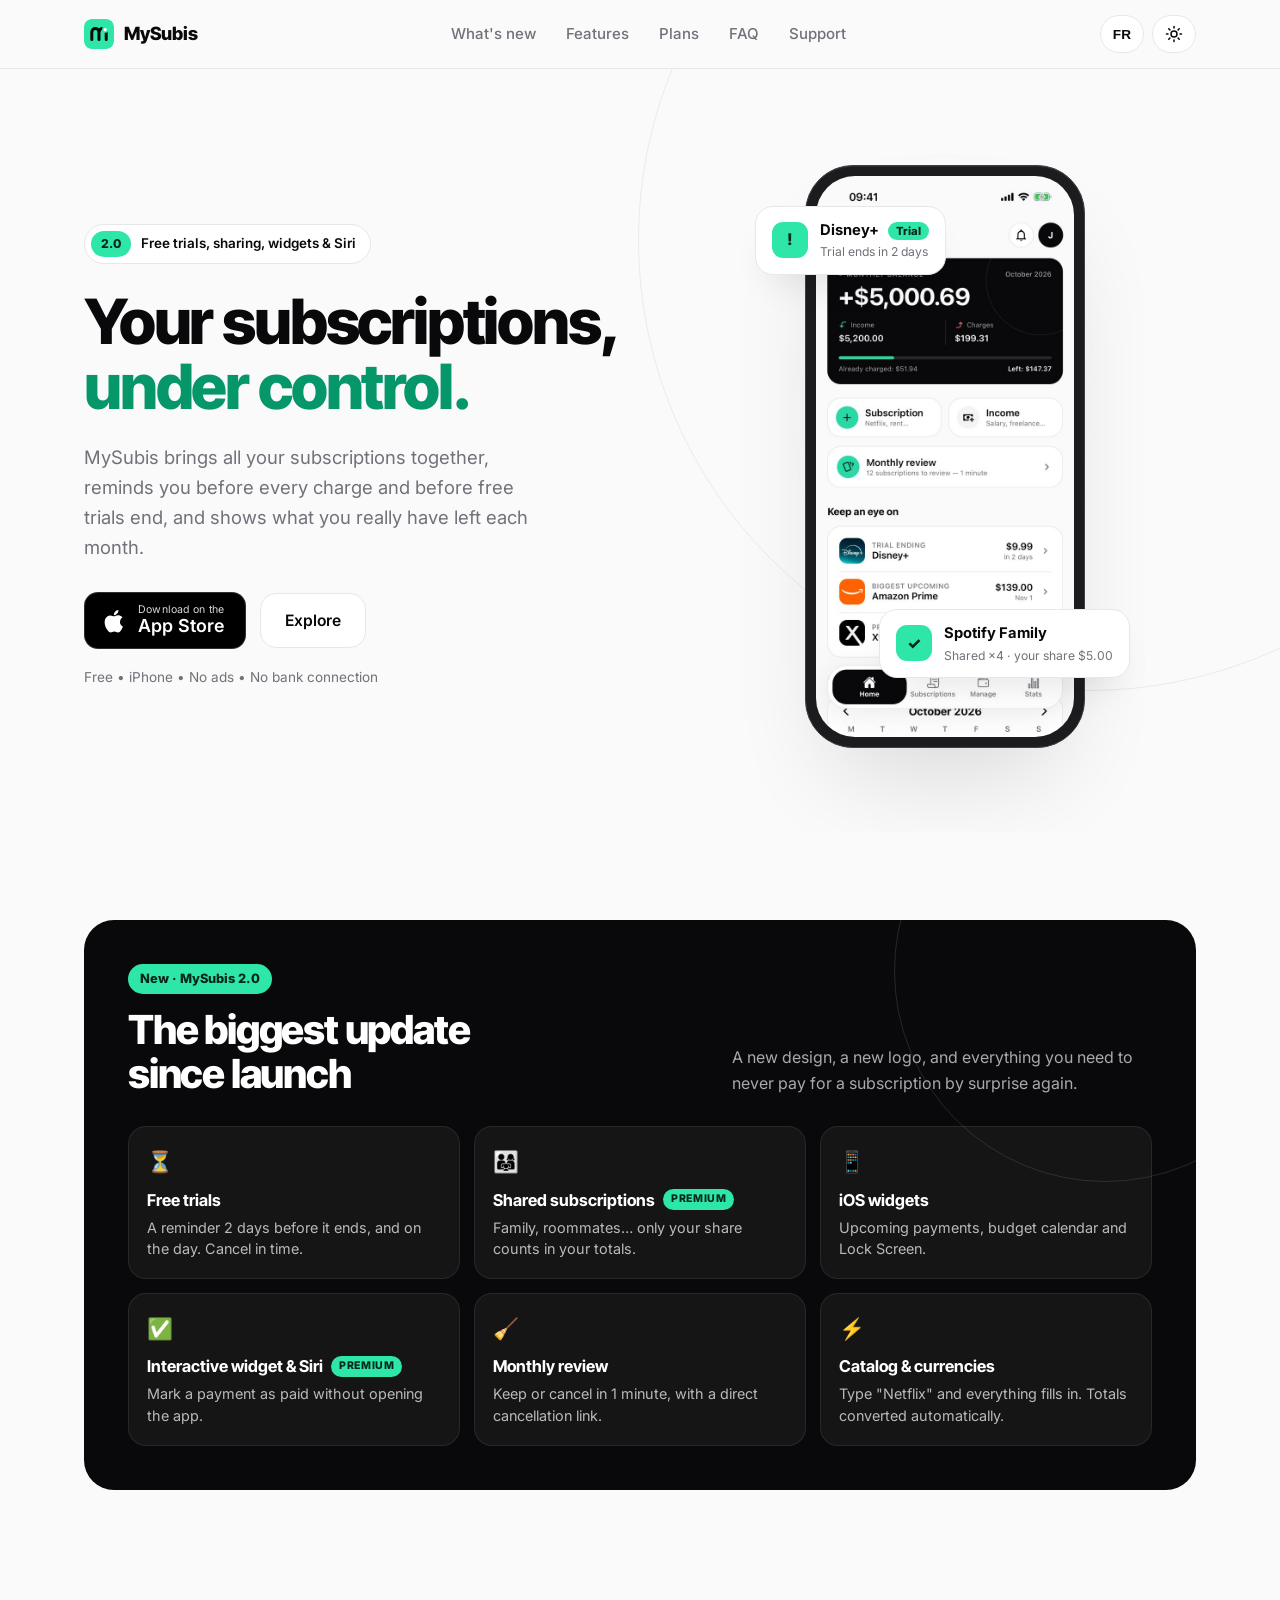
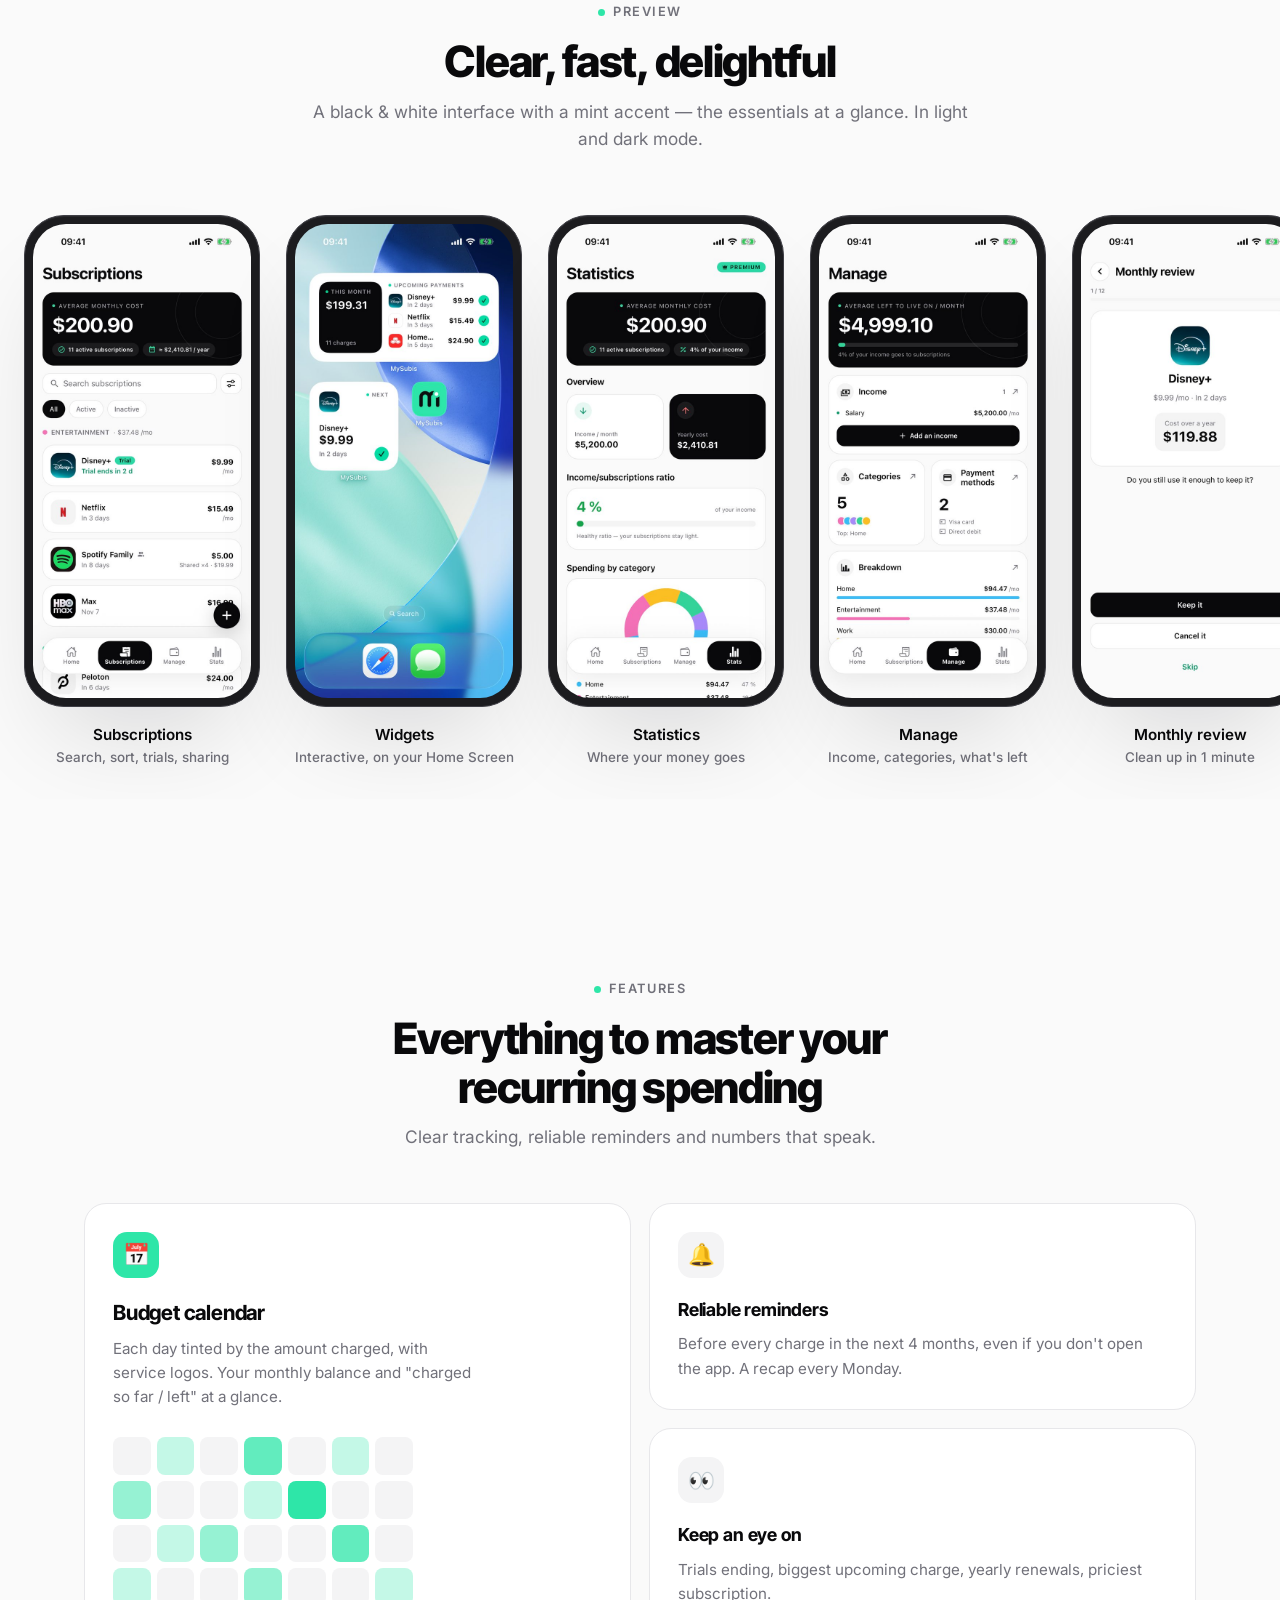
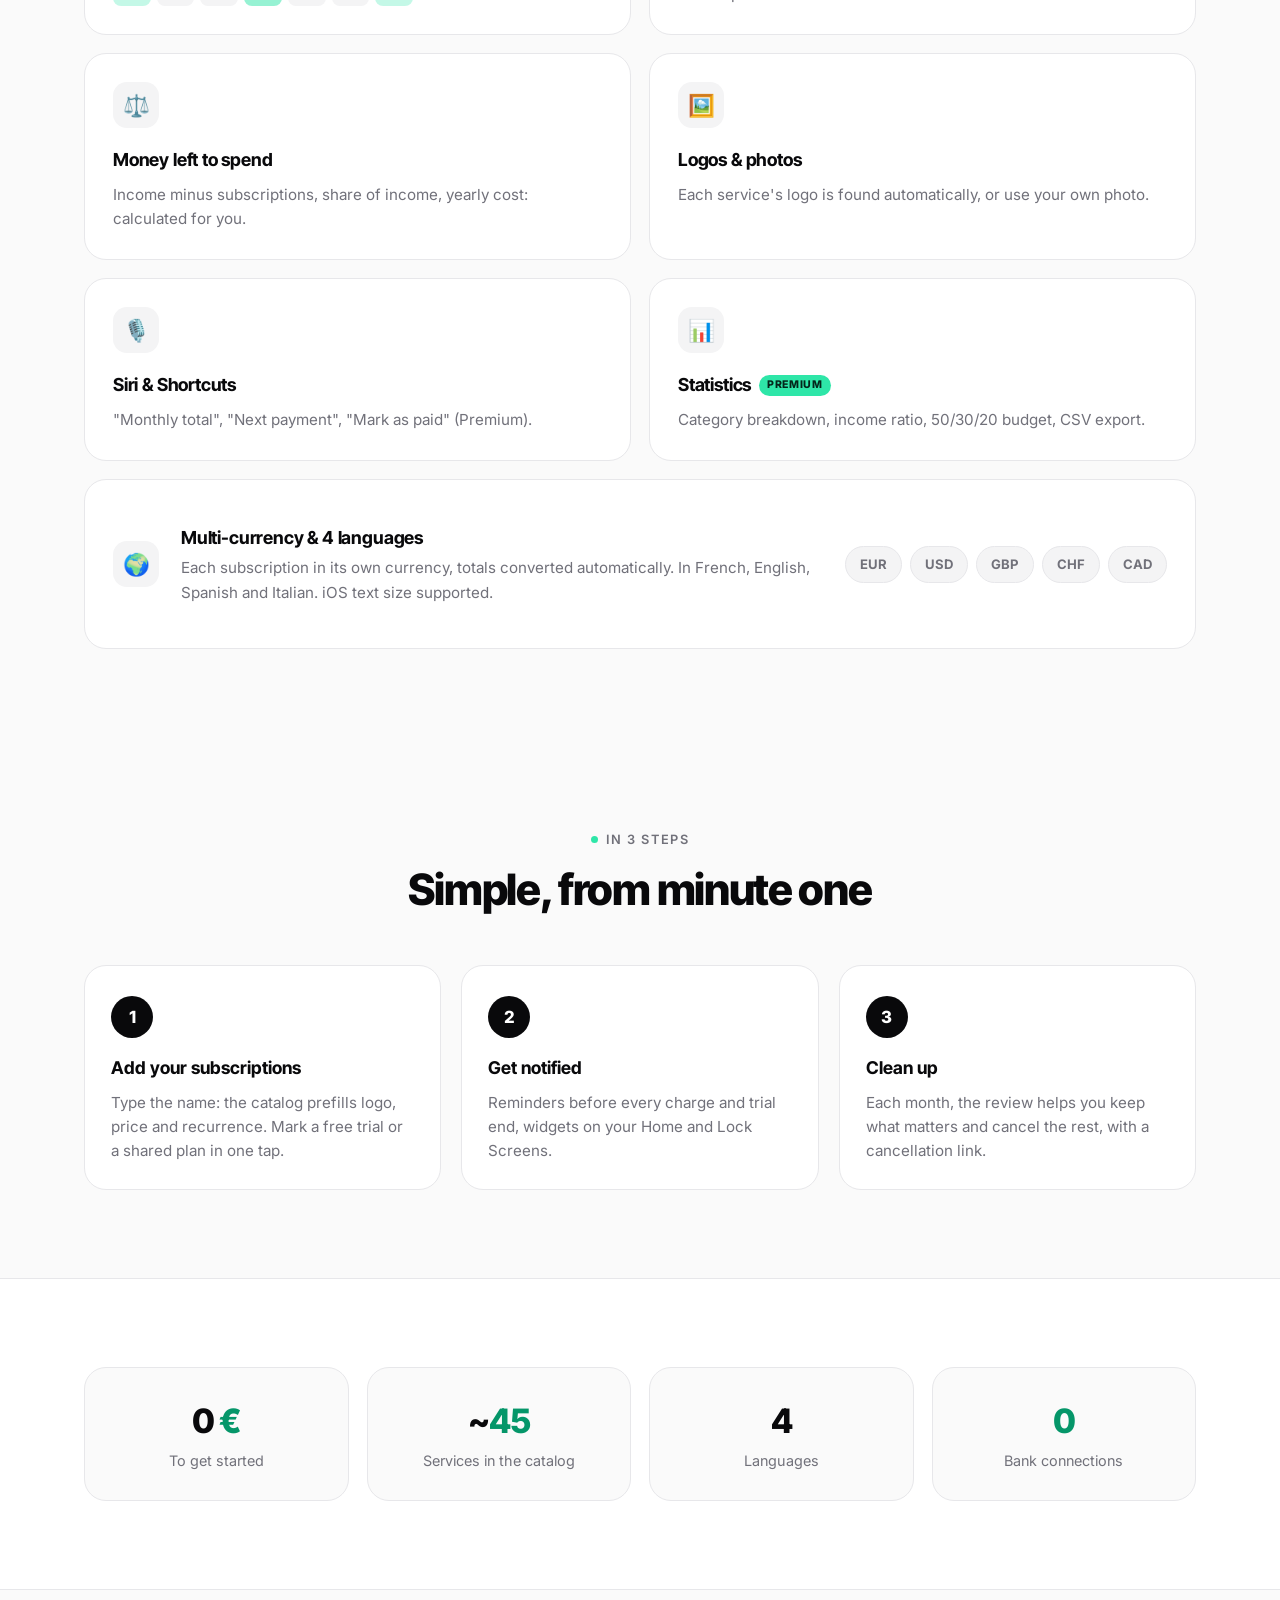
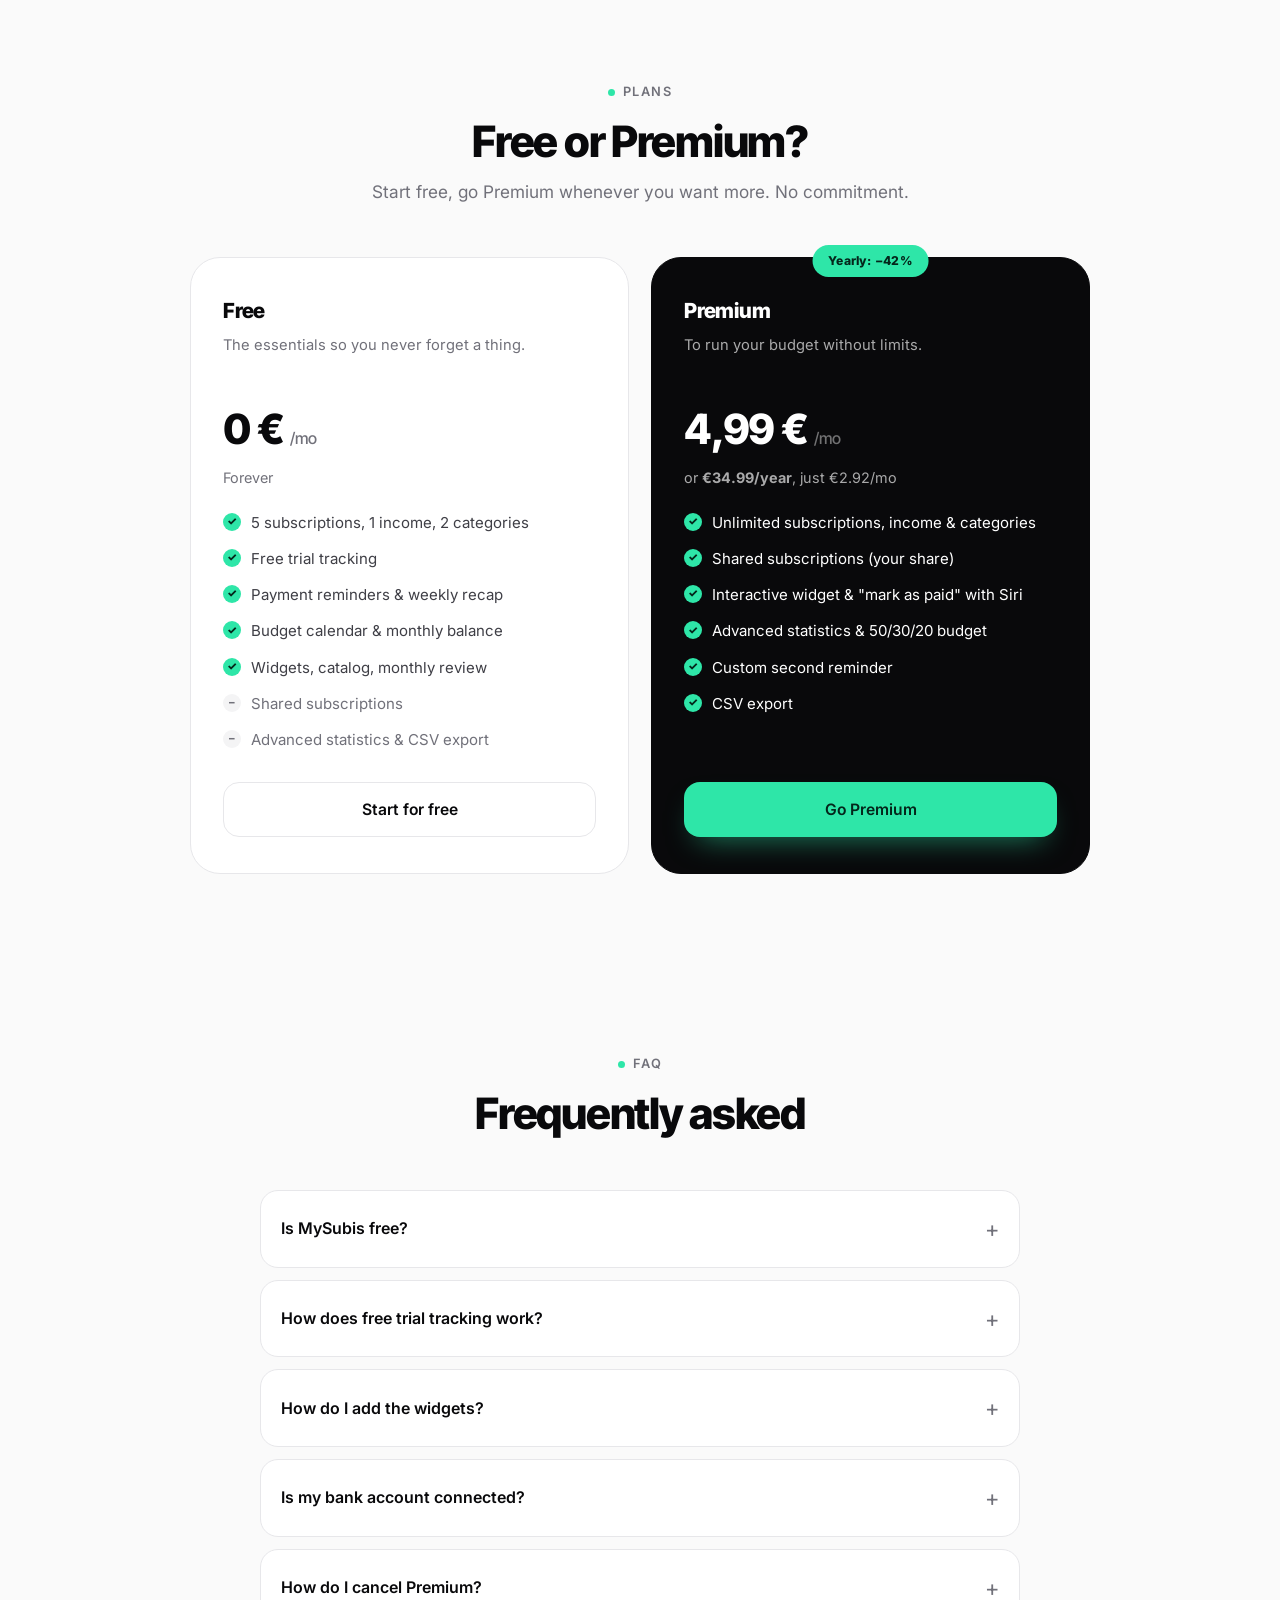
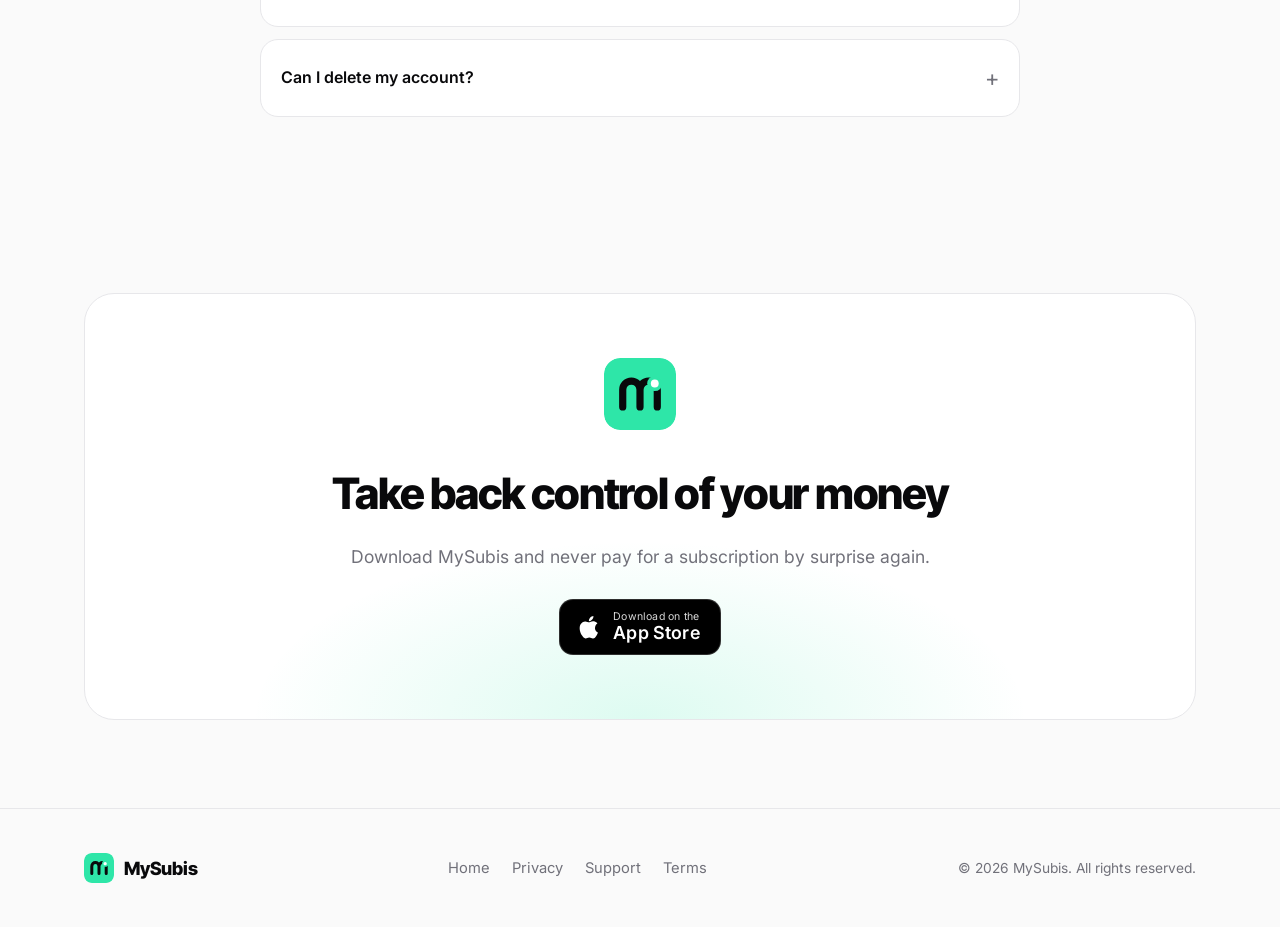
<file: index.html>
<!doctype html>
<html lang="fr" data-lang="fr">
<head>
  <meta charset="utf-8" />
  <meta name="viewport" content="width=device-width, initial-scale=1" />
  <title>MySubis — Suivi d'abonnements, essais gratuits et budget</title>
  <meta name="description" content="MySubis suit tous vos abonnements, vous prévient avant chaque prélèvement et avant la fin de vos essais gratuits. Abonnements partagés, widgets interactifs, Siri, revue du mois et statistiques. Sur iPhone." />
  <meta name="keywords" content="abonnements, gestion abonnements, essai gratuit, rappel prélèvement, budget, abonnement partagé, widget iPhone, résilier abonnement, finances personnelles" />
  <meta name="theme-color" content="#09090b" />
  <link rel="canonical" href="https://mysubis.app/" />

  <meta property="og:type" content="website" />
  <meta property="og:site_name" content="MySubis" />
  <meta property="og:title" content="MySubis — Vos abonnements, sous contrôle" />
  <meta property="og:description" content="Rappels avant chaque prélèvement et fin d'essai, abonnements partagés, widgets interactifs et Siri." />
  <meta property="og:url" content="https://mysubis.app/" />
  <meta property="og:image" content="https://mysubis.app/img/og-fr.jpg" />
  <meta property="og:image:width" content="1200" />
  <meta property="og:image:height" content="630" />
  <meta property="og:locale" content="fr_FR" />
  <meta property="og:locale:alternate" content="en_US" />
  <meta name="twitter:card" content="summary_large_image" />
  <meta name="twitter:title" content="MySubis — Vos abonnements, sous contrôle" />
  <meta name="twitter:description" content="Rappels, essais gratuits, abonnements partagés, widgets et Siri." />
  <meta name="twitter:image" content="https://mysubis.app/img/og-fr.jpg" />
  <meta name="apple-itunes-app" content="app-id=6780065688" />

  <link rel="icon" type="image/svg+xml" href="img/logo.svg" />
  <link rel="apple-touch-icon" href="img/apple-touch-icon.png" />
  <link rel="preconnect" href="https://fonts.googleapis.com" />
  <link rel="preconnect" href="https://fonts.gstatic.com" crossorigin />
  <link href="https://fonts.googleapis.com/css2?family=Inter:wght@400;500;600;700;800&family=Inter+Tight:wght@600;700;800&display=swap" rel="stylesheet" />
  <link rel="stylesheet" href="styles.css" />
  <script>document.documentElement.classList.add('js');</script>

  <script type="application/ld+json">
  {
    "@context": "https://schema.org",
    "@type": "SoftwareApplication",
    "name": "MySubis",
    "operatingSystem": "iOS",
    "applicationCategory": "FinanceApplication",
    "softwareVersion": "2.0.0",
    "description": "Suivez vos abonnements et essais gratuits, recevez un rappel avant chaque prélèvement, gérez les abonnements partagés et votre budget. Widgets interactifs et Siri.",
    "url": "https://mysubis.app/",
    "image": "https://mysubis.app/img/icon-512.png",
    "installUrl": "https://apps.apple.com/fr/app/mysubis-suivi-dabonnements/id6780065688",
    "downloadUrl": "https://apps.apple.com/fr/app/mysubis-suivi-dabonnements/id6780065688",
    "offers": { "@type": "Offer", "price": "0", "priceCurrency": "EUR" }
  }
  </script>
</head>
<body>
  <svg width="0" height="0" style="position:absolute" aria-hidden="true">
    <symbol id="logo" viewBox="0 0 100 100">
      <rect width="100" height="100" rx="22.37" fill="#2EE6A8" />
      <path d="M26 68 V44 A12 12 0 0 1 50 44 V68 M50 44 A12 12 0 0 1 74 44 V68" fill="none" stroke="#09090B" stroke-width="10" stroke-linecap="round" stroke-linejoin="round" />
      <circle cx="70.5" cy="35.5" r="10.5" fill="#2EE6A8" />
      <circle cx="70.5" cy="35.5" r="5.5" fill="#FFFFFF" />
    </symbol>
    <symbol id="moon" viewBox="0 0 24 24"><path fill="currentColor" d="M12 3a9 9 0 1 0 9 9c0-.46-.04-.92-.1-1.36a5.4 5.4 0 0 1-7.54-7.54c-.44-.06-.9-.1-1.36-.1z"/></symbol>
    <symbol id="sun" viewBox="0 0 24 24"><g fill="none" stroke="currentColor" stroke-width="2" stroke-linecap="round"><circle cx="12" cy="12" r="4"/><path d="M12 2v2M12 20v2M2 12h2M20 12h2M5 5l1.5 1.5M17.5 17.5 19 19M19 5l-1.5 1.5M6.5 17.5 5 19"/></g></symbol>
    <symbol id="apple" viewBox="0 0 24 24"><path fill="currentColor" d="M17.56 12.77c-.03-2.62 2.14-3.88 2.24-3.94-1.22-1.79-3.12-2.03-3.8-2.06-1.62-.16-3.16.95-3.98.95-.82 0-2.09-.93-3.44-.9-1.77.03-3.4 1.03-4.31 2.61-1.84 3.19-.47 7.91 1.32 10.5.87 1.27 1.91 2.69 3.27 2.64 1.31-.05 1.81-.85 3.4-.85 1.58 0 2.03.85 3.42.82 1.41-.02 2.31-1.29 3.17-2.57.99-1.47 1.4-2.9 1.42-2.97-.03-.01-2.73-1.05-2.76-4.16zM14.98 5.13c.72-.88 1.21-2.1 1.08-3.31-1.04.04-2.3.69-3.05 1.56-.67.78-1.25 2.02-1.09 3.21 1.16.09 2.34-.59 3.06-1.46z"/></symbol>
  </svg>

  <header class="nav">
    <div class="container nav__inner">
      <a class="brand" href="index.html" aria-label="MySubis"><svg class="brand__mark" aria-hidden="true"><use href="#logo" /></svg> MySubis</a>
      <nav class="nav__links" aria-label="Navigation">
        <a href="#new"><span class="lang-fr">Nouveautés</span><span class="lang-en">What's new</span></a>
        <a href="#features"><span class="lang-fr">Fonctionnalités</span><span class="lang-en">Features</span></a>
        <a href="#compare"><span class="lang-fr">Offres</span><span class="lang-en">Plans</span></a>
        <a href="#faq">FAQ</a>
        <a href="support.html">Support</a>
      </nav>
      <div class="nav__tools">
        <button type="button" class="toggle" data-lang-toggle aria-label="Changer de langue / Change language">EN</button>
        <button type="button" class="toggle" data-theme-toggle aria-label="Changer de thème / Toggle theme">
          <svg class="moon" aria-hidden="true"><use href="#moon" /></svg>
          <svg class="sun" aria-hidden="true"><use href="#sun" /></svg>
        </button>
      </div>
    </div>
  </header>

  <main>
    <!-- HERO -->
    <section class="hero">
      <div class="container hero__grid">
        <div>
          <a class="badge" href="#new">
            <b>2.0</b>
            <span class="lang-fr">Essais gratuits, partage, widgets &amp; Siri</span>
            <span class="lang-en">Free trials, sharing, widgets &amp; Siri</span>
          </a>
          <h1>
            <span class="lang-fr">Vos abonnements,<br /><span class="hl">sous contrôle.</span></span>
            <span class="lang-en">Your subscriptions,<br /><span class="hl">under control.</span></span>
          </h1>
          <p class="lead">
            <span class="lang-fr">MySubis réunit tous vos abonnements, vous prévient avant chaque prélèvement et avant la fin de vos essais gratuits, et vous montre ce qu'il vous reste vraiment chaque mois.</span>
            <span class="lang-en">MySubis brings all your subscriptions together, reminds you before every charge and before free trials end, and shows what you really have left each month.</span>
          </p>
          <div class="hero__actions">
            <a class="appstore" href="https://apps.apple.com/fr/app/mysubis-suivi-dabonnements/id6780065688" target="_blank" rel="noopener" aria-label="Télécharger MySubis sur l'App Store">
              <svg aria-hidden="true"><use href="#apple" /></svg>
              <span class="as-txt">
                <small><span class="lang-fr">Télécharger dans l'</span><span class="lang-en">Download on the</span></small>
                <b>App Store</b>
              </span>
            </a>
            <a class="btn btn--ghost" href="#features"><span class="lang-fr">Découvrir</span><span class="lang-en">Explore</span></a>
          </div>
          <p class="hero__note"><span class="lang-fr">Gratuit • iPhone • Sans publicité • Sans connexion bancaire</span><span class="lang-en">Free • iPhone • No ads • No bank connection</span></p>
        </div>

        <div class="phone-stage">
          <div class="phone">
            <div class="phone__screen">
              <img class="lang-fr" src="img/screens/fr/home.jpg" width="600" height="1305" alt="Accueil de MySubis : solde du mois, revue du mois et alertes (fin d'essai Disney+)" loading="eager" />
              <img class="lang-en" src="img/screens/en/home.jpg" width="600" height="1305" alt="MySubis home: monthly balance, monthly review and alerts (Disney+ trial ending)" loading="eager" />
            </div>
          </div>
          <div class="float-card float-card--top" aria-hidden="true">
            <span class="float-card__icon">!</span>
            <div>
              <b>Disney+ <span class="float-card__pill"><span class="lang-fr">Essai</span><span class="lang-en">Trial</span></span></b>
              <small><span class="lang-fr">L'essai se termine dans 2 jours</span><span class="lang-en">Trial ends in 2 days</span></small>
            </div>
          </div>
          <div class="float-card float-card--bottom" aria-hidden="true">
            <span class="float-card__icon">✓</span>
            <div>
              <b><span class="lang-fr">Spotify Famille</span><span class="lang-en">Spotify Family</span></b>
              <small><span class="lang-fr">Partagé ×4 · votre part 5,50 €</span><span class="lang-en">Shared ×4 · your share $5.00</span></small>
            </div>
          </div>
        </div>
      </div>
    </section>

    <!-- NOUVEAUTÉS 2.0 -->
    <section id="new">
      <div class="container reveal">
        <div class="whatsnew">
          <div class="whatsnew__head">
            <div>
              <span class="whatsnew__tag"><span class="lang-fr">Nouveau</span><span class="lang-en">New</span> · MySubis 2.0</span>
              <h2><span class="lang-fr">La plus grosse mise à jour<br />depuis le lancement</span><span class="lang-en">The biggest update<br />since launch</span></h2>
            </div>
            <p><span class="lang-fr">Nouveau design, nouveau logo, et tout ce qu'il faut pour ne plus jamais payer un abonnement par surprise.</span><span class="lang-en">A new design, a new logo, and everything you need to never pay for a subscription by surprise again.</span></p>
          </div>
          <div class="whatsnew__grid">
            <div class="wn">
              <div class="wn__icon">⏳</div>
              <h3><span class="lang-fr">Essais gratuits</span><span class="lang-en">Free trials</span></h3>
              <p><span class="lang-fr">Un rappel 2 jours avant la fin, et le jour même. Résiliez à temps.</span><span class="lang-en">A reminder 2 days before it ends, and on the day. Cancel in time.</span></p>
            </div>
            <div class="wn">
              <div class="wn__icon">👨‍👩‍👧</div>
              <h3><span class="lang-fr">Abonnements partagés</span><span class="lang-en">Shared subscriptions</span> <span class="tag-premium">Premium</span></h3>
              <p><span class="lang-fr">Famille, coloc… seule votre part compte dans vos totaux.</span><span class="lang-en">Family, roommates… only your share counts in your totals.</span></p>
            </div>
            <div class="wn">
              <div class="wn__icon">📱</div>
              <h3><span class="lang-fr">Widgets iOS</span><span class="lang-en">iOS widgets</span></h3>
              <p><span class="lang-fr">Prochains paiements, calendrier budget et écran verrouillé.</span><span class="lang-en">Upcoming payments, budget calendar and Lock Screen.</span></p>
            </div>
            <div class="wn">
              <div class="wn__icon">✅</div>
              <h3><span class="lang-fr">Widget interactif &amp; Siri</span><span class="lang-en">Interactive widget &amp; Siri</span> <span class="tag-premium">Premium</span></h3>
              <p><span class="lang-fr">Marquez un paiement comme payé sans ouvrir l'app.</span><span class="lang-en">Mark a payment as paid without opening the app.</span></p>
            </div>
            <div class="wn">
              <div class="wn__icon">🧹</div>
              <h3><span class="lang-fr">Revue du mois</span><span class="lang-en">Monthly review</span></h3>
              <p><span class="lang-fr">Gardez ou résiliez en 1 minute, lien de résiliation direct.</span><span class="lang-en">Keep or cancel in 1 minute, with a direct cancellation link.</span></p>
            </div>
            <div class="wn">
              <div class="wn__icon">⚡️</div>
              <h3><span class="lang-fr">Catalogue &amp; devises</span><span class="lang-en">Catalog &amp; currencies</span></h3>
              <p><span class="lang-fr">Tapez « Netflix », tout se remplit. Totaux convertis automatiquement.</span><span class="lang-en">Type "Netflix" and everything fills in. Totals converted automatically.</span></p>
            </div>
          </div>
        </div>
      </div>
    </section>

    <!-- GALERIE -->
    <section id="screens" style="padding-top: 20px;">
      <div class="container">
        <div class="section-head reveal">
          <span class="eyebrow"><span class="lang-fr">Aperçu</span><span class="lang-en">Preview</span></span>
          <h2><span class="lang-fr">Clair, rapide, agréable</span><span class="lang-en">Clear, fast, delightful</span></h2>
          <p><span class="lang-fr">Une interface noir &amp; blanc, un accent menthe, l'essentiel au premier coup d'œil. En clair comme en sombre.</span><span class="lang-en">A black &amp; white interface with a mint accent — the essentials at a glance. In light and dark mode.</span></p>
        </div>
      </div>
      <div class="gallery reveal">
        <figure class="shot">
          <div class="phone phone--sm"><div class="phone__screen">
            <img class="lang-fr" src="img/screens/fr/subscriptions.jpg" width="600" height="1305" alt="Liste des abonnements avec recherche, essai et abonnement partagé" loading="lazy" />
            <img class="lang-en" src="img/screens/en/subscriptions.jpg" width="600" height="1305" alt="Subscriptions list with search, a trial and a shared plan" loading="lazy" />
          </div></div>
          <figcaption><span class="lang-fr">Abonnements</span><span class="lang-en">Subscriptions</span><small><span class="lang-fr">Recherche, tri, essais, partage</span><span class="lang-en">Search, sort, trials, sharing</span></small></figcaption>
        </figure>
        <figure class="shot">
          <div class="phone phone--sm"><div class="phone__screen">
            <img class="lang-fr" src="img/screens/fr/widgets.jpg" width="600" height="1305" alt="Widgets MySubis sur l'écran d'accueil iOS avec boutons « payé »" loading="lazy" />
            <img class="lang-en" src="img/screens/en/widgets.jpg" width="600" height="1305" alt="MySubis widgets on the iOS Home Screen with paid buttons" loading="lazy" />
          </div></div>
          <figcaption><span class="lang-fr">Widgets</span><span class="lang-en">Widgets</span><small><span class="lang-fr">Interactifs, sur l'écran d'accueil</span><span class="lang-en">Interactive, on your Home Screen</span></small></figcaption>
        </figure>
        <figure class="shot">
          <div class="phone phone--sm"><div class="phone__screen">
            <img class="lang-fr" src="img/screens/fr/stats.jpg" width="600" height="1305" alt="Statistiques : coût mensuel moyen, coût annuel, répartition par catégorie" loading="lazy" />
            <img class="lang-en" src="img/screens/en/stats.jpg" width="600" height="1305" alt="Statistics: average monthly cost, yearly cost, category breakdown" loading="lazy" />
          </div></div>
          <figcaption><span class="lang-fr">Statistiques</span><span class="lang-en">Statistics</span><small><span class="lang-fr">Où part votre argent</span><span class="lang-en">Where your money goes</span></small></figcaption>
        </figure>
        <figure class="shot">
          <div class="phone phone--sm"><div class="phone__screen">
            <img class="lang-fr" src="img/screens/fr/manage.jpg" width="600" height="1305" alt="Gestion : reste à vivre, revenus, catégories et moyens de paiement" loading="lazy" />
            <img class="lang-en" src="img/screens/en/manage.jpg" width="600" height="1305" alt="Manage: money left to spend, income, categories and payment methods" loading="lazy" />
          </div></div>
          <figcaption><span class="lang-fr">Gestion</span><span class="lang-en">Manage</span><small><span class="lang-fr">Revenus, catégories, reste à vivre</span><span class="lang-en">Income, categories, what's left</span></small></figcaption>
        </figure>
        <figure class="shot">
          <div class="phone phone--sm"><div class="phone__screen">
            <img class="lang-fr" src="img/screens/fr/review.jpg" width="600" height="1305" alt="Revue du mois : garder ou résilier un abonnement" loading="lazy" />
            <img class="lang-en" src="img/screens/en/review.jpg" width="600" height="1305" alt="Monthly review: keep or cancel a subscription" loading="lazy" />
          </div></div>
          <figcaption><span class="lang-fr">Revue du mois</span><span class="lang-en">Monthly review</span><small><span class="lang-fr">Le tri en 1 minute</span><span class="lang-en">Clean up in 1 minute</span></small></figcaption>
        </figure>
      </div>
    </section>

    <!-- FEATURES -->
    <section id="features">
      <div class="container">
        <div class="section-head reveal">
          <span class="eyebrow"><span class="lang-fr">Fonctionnalités</span><span class="lang-en">Features</span></span>
          <h2><span class="lang-fr">Tout pour maîtriser vos dépenses récurrentes</span><span class="lang-en">Everything to master your recurring spending</span></h2>
          <p><span class="lang-fr">Un suivi clair, des rappels fiables et des chiffres qui parlent.</span><span class="lang-en">Clear tracking, reliable reminders and numbers that speak.</span></p>
        </div>
        <div class="bento reveal">
          <article class="feature feature--lg feature--accent">
            <div class="feature__icon">📅</div>
            <h3><span class="lang-fr">Calendrier budget</span><span class="lang-en">Budget calendar</span></h3>
            <p><span class="lang-fr">Chaque jour teinté selon le montant prélevé, avec les logos des services. Le solde du mois et le « déjà prélevé / reste » en un coup d'œil.</span><span class="lang-en">Each day tinted by the amount charged, with service logos. Your monthly balance and "charged so far / left" at a glance.</span></p>
            <div class="heat" aria-hidden="true">
              <span></span><span data-h="1"></span><span></span><span data-h="3"></span><span></span><span data-h="1"></span><span></span>
              <span data-h="2"></span><span></span><span></span><span data-h="1"></span><span data-h="4"></span><span></span><span></span>
              <span></span><span data-h="1"></span><span data-h="2"></span><span></span><span></span><span data-h="3"></span><span></span>
              <span data-h="1"></span><span></span><span></span><span data-h="2"></span><span></span><span></span><span data-h="1"></span>
            </div>
          </article>
          <article class="feature">
            <div class="feature__icon">🔔</div>
            <h3><span class="lang-fr">Rappels fiables</span><span class="lang-en">Reliable reminders</span></h3>
            <p><span class="lang-fr">Avant chaque prélèvement des 4 prochains mois, même si vous n'ouvrez pas l'app. Récap chaque lundi.</span><span class="lang-en">Before every charge in the next 4 months, even if you don't open the app. A recap every Monday.</span></p>
          </article>
          <article class="feature">
            <div class="feature__icon">👀</div>
            <h3><span class="lang-fr">À surveiller</span><span class="lang-en">Keep an eye on</span></h3>
            <p><span class="lang-fr">Fin d'essai, plus gros prélèvement à venir, renouvellement annuel, abonnement le plus cher.</span><span class="lang-en">Trials ending, biggest upcoming charge, yearly renewals, priciest subscription.</span></p>
          </article>
          <article class="feature">
            <div class="feature__icon">⚖️</div>
            <h3><span class="lang-fr">Reste à vivre</span><span class="lang-en">Money left to spend</span></h3>
            <p><span class="lang-fr">Revenus moins abonnements, part de vos revenus, coût annuel : calculés pour vous.</span><span class="lang-en">Income minus subscriptions, share of income, yearly cost: calculated for you.</span></p>
          </article>
          <article class="feature">
            <div class="feature__icon">🖼️</div>
            <h3><span class="lang-fr">Logos &amp; photos</span><span class="lang-en">Logos &amp; photos</span></h3>
            <p><span class="lang-fr">Le logo de chaque service se trouve tout seul, ou utilisez votre propre photo.</span><span class="lang-en">Each service's logo is found automatically, or use your own photo.</span></p>
          </article>
          <article class="feature">
            <div class="feature__icon">🎙️</div>
            <h3><span class="lang-fr">Siri &amp; Raccourcis</span><span class="lang-en">Siri &amp; Shortcuts</span></h3>
            <p><span class="lang-fr">« Total du mois », « Prochain paiement », « Marquer comme payé » (Premium).</span><span class="lang-en">"Monthly total", "Next payment", "Mark as paid" (Premium).</span></p>
          </article>
          <article class="feature">
            <div class="feature__icon">📊</div>
            <h3><span class="lang-fr">Statistiques</span><span class="lang-en">Statistics</span> <span class="tag-premium">Premium</span></h3>
            <p><span class="lang-fr">Répartition par catégorie, ratio revenus, budget 50/30/20, export CSV.</span><span class="lang-en">Category breakdown, income ratio, 50/30/20 budget, CSV export.</span></p>
          </article>
          <article class="feature feature--wide">
            <div class="feature__icon">🌍</div>
            <div class="feature__text">
              <h3><span class="lang-fr">Multi-devises &amp; 4 langues</span><span class="lang-en">Multi-currency &amp; 4 languages</span></h3>
              <p><span class="lang-fr">Chaque abonnement dans sa devise, totaux convertis automatiquement. En français, anglais, espagnol et italien. Taille de texte iOS prise en charge.</span><span class="lang-en">Each subscription in its own currency, totals converted automatically. In French, English, Spanish and Italian. iOS text size supported.</span></p>
            </div>
            <div class="feature__pills" aria-hidden="true">
              <span>EUR</span><span>USD</span><span>GBP</span><span>CHF</span><span>CAD</span>
            </div>
          </article>
        </div>
      </div>
    </section>

    <!-- COMMENT ÇA MARCHE -->
    <section id="how">
      <div class="container">
        <div class="section-head reveal">
          <span class="eyebrow"><span class="lang-fr">En 3 étapes</span><span class="lang-en">In 3 steps</span></span>
          <h2><span class="lang-fr">Simple, dès la première minute</span><span class="lang-en">Simple, from minute one</span></h2>
        </div>
        <div class="steps reveal">
          <div class="step">
            <h3><span class="lang-fr">Ajoutez vos abonnements</span><span class="lang-en">Add your subscriptions</span></h3>
            <p><span class="lang-fr">Tapez le nom : le catalogue préremplit logo, prix et récurrence. Indiquez un essai gratuit ou un partage en un geste.</span><span class="lang-en">Type the name: the catalog prefills logo, price and recurrence. Mark a free trial or a shared plan in one tap.</span></p>
          </div>
          <div class="step">
            <h3><span class="lang-fr">Laissez-vous prévenir</span><span class="lang-en">Get notified</span></h3>
            <p><span class="lang-fr">Rappels avant chaque prélèvement et fin d'essai, widgets sur l'écran d'accueil et l'écran verrouillé.</span><span class="lang-en">Reminders before every charge and trial end, widgets on your Home and Lock Screens.</span></p>
          </div>
          <div class="step">
            <h3><span class="lang-fr">Faites le tri</span><span class="lang-en">Clean up</span></h3>
            <p><span class="lang-fr">Chaque mois, la revue vous aide à garder l'utile et résilier le reste, lien de résiliation à l'appui.</span><span class="lang-en">Each month, the review helps you keep what matters and cancel the rest, with a cancellation link.</span></p>
          </div>
        </div>
      </div>
    </section>

    <!-- CHIFFRES -->
    <section class="band">
      <div class="container">
        <div class="stats reveal">
          <div class="stat"><b>0 <em>€</em></b><span><span class="lang-fr">Pour commencer</span><span class="lang-en">To get started</span></span></div>
          <div class="stat"><b>~<em>45</em></b><span><span class="lang-fr">Services au catalogue</span><span class="lang-en">Services in the catalog</span></span></div>
          <div class="stat"><b>4</b><span><span class="lang-fr">Langues</span><span class="lang-en">Languages</span></span></div>
          <div class="stat"><b><em>0</em></b><span><span class="lang-fr">Connexion bancaire</span><span class="lang-en">Bank connections</span></span></div>
        </div>
      </div>
    </section>

    <!-- OFFRES -->
    <section id="compare">
      <div class="container">
        <div class="section-head reveal">
          <span class="eyebrow"><span class="lang-fr">Offres</span><span class="lang-en">Plans</span></span>
          <h2><span class="lang-fr">Gratuit ou Premium ?</span><span class="lang-en">Free or Premium?</span></h2>
          <p><span class="lang-fr">Commencez gratuitement, passez à Premium quand vous voulez plus. Sans engagement.</span><span class="lang-en">Start free, go Premium whenever you want more. No commitment.</span></p>
        </div>
        <div class="pricing reveal">
          <div class="price-card">
            <div class="price-card__head">
              <h3><span class="lang-fr">Gratuit</span><span class="lang-en">Free</span></h3>
              <p><span class="lang-fr">L'essentiel pour ne plus rien oublier.</span><span class="lang-en">The essentials so you never forget a thing.</span></p>
            </div>
            <div class="price-card__amount">0 € <span><span class="lang-fr">/mois</span><span class="lang-en">/mo</span></span></div>
            <p class="price-card__alt"><span class="lang-fr">Pour toujours</span><span class="lang-en">Forever</span></p>
            <ul class="price-card__list">
              <li class="yes"><span class="lang-fr">5 abonnements, 1 revenu, 2 catégories</span><span class="lang-en">5 subscriptions, 1 income, 2 categories</span></li>
              <li class="yes"><span class="lang-fr">Suivi des essais gratuits</span><span class="lang-en">Free trial tracking</span></li>
              <li class="yes"><span class="lang-fr">Rappels avant prélèvement &amp; récap hebdo</span><span class="lang-en">Payment reminders &amp; weekly recap</span></li>
              <li class="yes"><span class="lang-fr">Calendrier budget &amp; solde du mois</span><span class="lang-en">Budget calendar &amp; monthly balance</span></li>
              <li class="yes"><span class="lang-fr">Widgets, catalogue, revue du mois</span><span class="lang-en">Widgets, catalog, monthly review</span></li>
              <li class="no"><span class="lang-fr">Abonnements partagés</span><span class="lang-en">Shared subscriptions</span></li>
              <li class="no"><span class="lang-fr">Statistiques avancées &amp; export CSV</span><span class="lang-en">Advanced statistics &amp; CSV export</span></li>
            </ul>
            <a class="btn btn--ghost price-card__cta" href="#download"><span class="lang-fr">Commencer gratuitement</span><span class="lang-en">Start for free</span></a>
          </div>

          <div class="price-card price-card--premium">
            <span class="price-card__badge"><span class="lang-fr">Annuel : −42 %</span><span class="lang-en">Yearly: −42%</span></span>
            <div class="price-card__head">
              <h3>Premium</h3>
              <p><span class="lang-fr">Pour piloter votre budget sans limites.</span><span class="lang-en">To run your budget without limits.</span></p>
            </div>
            <div class="price-card__amount">4,99 € <span><span class="lang-fr">/mois</span><span class="lang-en">/mo</span></span></div>
            <p class="price-card__alt"><span class="lang-fr">ou <b>34,99 €/an</b>, soit 2,92 €/mois</span><span class="lang-en">or <b>€34.99/year</b>, just €2.92/mo</span></p>
            <ul class="price-card__list">
              <li class="yes"><span class="lang-fr">Abonnements, revenus &amp; catégories illimités</span><span class="lang-en">Unlimited subscriptions, income &amp; categories</span></li>
              <li class="yes"><span class="lang-fr">Abonnements partagés (votre part)</span><span class="lang-en">Shared subscriptions (your share)</span></li>
              <li class="yes"><span class="lang-fr">Widget interactif &amp; « marquer payé » avec Siri</span><span class="lang-en">Interactive widget &amp; "mark as paid" with Siri</span></li>
              <li class="yes"><span class="lang-fr">Statistiques avancées &amp; budget 50/30/20</span><span class="lang-en">Advanced statistics &amp; 50/30/20 budget</span></li>
              <li class="yes"><span class="lang-fr">Second rappel personnalisé</span><span class="lang-en">Custom second reminder</span></li>
              <li class="yes"><span class="lang-fr">Export CSV</span><span class="lang-en">CSV export</span></li>
            </ul>
            <a class="btn btn--primary price-card__cta" href="#download"><span class="lang-fr">Passer à Premium</span><span class="lang-en">Go Premium</span></a>
          </div>
        </div>
      </div>
    </section>

    <!-- FAQ -->
    <section id="faq">
      <div class="container">
        <div class="section-head reveal">
          <span class="eyebrow">FAQ</span>
          <h2><span class="lang-fr">Questions fréquentes</span><span class="lang-en">Frequently asked</span></h2>
        </div>
        <div class="faq">
          <details>
            <summary><span class="lang-fr">MySubis est-il gratuit ?</span><span class="lang-en">Is MySubis free?</span></summary>
            <p><span class="lang-fr">Oui. La version gratuite suit 5 abonnements avec rappels, essais gratuits, calendrier, widgets et revue du mois. Premium (4,99 €/mois ou 34,99 €/an) débloque l'illimité, le partage, le widget interactif, Siri et les statistiques avancées.</span><span class="lang-en">Yes. The free version tracks 5 subscriptions with reminders, free trials, calendar, widgets and monthly review. Premium (€4.99/month or €34.99/year) unlocks unlimited items, sharing, the interactive widget, Siri and advanced statistics.</span></p>
          </details>
          <details>
            <summary><span class="lang-fr">Comment fonctionne le suivi des essais gratuits ?</span><span class="lang-en">How does free trial tracking work?</span></summary>
            <p><span class="lang-fr">Activez « Essai gratuit » en ajoutant l'abonnement et indiquez la date de fin. MySubis vous prévient 2 jours avant et le jour même, pour résilier à temps si besoin.</span><span class="lang-en">Turn on "Free trial" when adding the subscription and set the end date. MySubis reminds you 2 days before and on the day, so you can cancel in time if needed.</span></p>
          </details>
          <details>
            <summary><span class="lang-fr">Comment ajouter les widgets ?</span><span class="lang-en">How do I add the widgets?</span></summary>
            <p><span class="lang-fr">Appuyez longuement sur l'écran d'accueil de l'iPhone → « + » → MySubis. Choisissez « Prochains paiements », « Calendrier budget » ou le widget d'écran verrouillé.</span><span class="lang-en">Long-press your iPhone Home Screen → "+" → MySubis. Pick "Upcoming payments", "Budget calendar" or the Lock Screen widget.</span></p>
          </details>
          <details>
            <summary><span class="lang-fr">Mes comptes bancaires sont-ils connectés ?</span><span class="lang-en">Is my bank account connected?</span></summary>
            <p><span class="lang-fr">Non. MySubis ne se connecte à aucun compte bancaire : vous saisissez vos abonnements, le catalogue vous fait gagner du temps.</span><span class="lang-en">No. MySubis never connects to a bank account: you add your subscriptions, and the catalog saves you time.</span></p>
          </details>
          <details>
            <summary><span class="lang-fr">Comment annuler mon abonnement Premium ?</span><span class="lang-en">How do I cancel Premium?</span></summary>
            <p><span class="lang-fr">Réglages (avatar en haut de l'accueil) → MySubis Premium → Gérer mon abonnement. La gestion passe par votre compte App Store, à tout moment.</span><span class="lang-en">Settings (avatar at the top of Home) → MySubis Premium → Manage subscription. It's handled through your App Store account, anytime.</span></p>
          </details>
          <details>
            <summary><span class="lang-fr">Puis-je supprimer mon compte ?</span><span class="lang-en">Can I delete my account?</span></summary>
            <p><span class="lang-fr">Oui, définitivement, depuis Réglages → Supprimer mon compte. Toutes vos données sont effacées.</span><span class="lang-en">Yes, permanently, from Settings → Delete my account. All your data is erased.</span></p>
          </details>
        </div>
      </div>
    </section>

    <!-- CTA -->
    <section id="download" class="cta">
      <div class="container">
        <div class="cta__box reveal">
          <svg class="cta__logo" aria-hidden="true"><use href="#logo" /></svg>
          <h2><span class="lang-fr">Reprenez le contrôle de votre argent</span><span class="lang-en">Take back control of your money</span></h2>
          <p><span class="lang-fr">Téléchargez MySubis et ne payez plus jamais un abonnement par surprise.</span><span class="lang-en">Download MySubis and never pay for a subscription by surprise again.</span></p>
          <div class="cta-badge">
            <a class="appstore" href="https://apps.apple.com/fr/app/mysubis-suivi-dabonnements/id6780065688" target="_blank" rel="noopener" aria-label="Télécharger MySubis sur l'App Store">
              <svg aria-hidden="true"><use href="#apple" /></svg>
              <span class="as-txt">
                <small><span class="lang-fr">Télécharger dans l'</span><span class="lang-en">Download on the</span></small>
                <b>App Store</b>
              </span>
            </a>
          </div>
        </div>
      </div>
    </section>
  </main>

  <footer class="footer">
    <div class="container footer__inner">
      <a class="brand" href="index.html"><svg class="brand__mark" aria-hidden="true"><use href="#logo" /></svg> MySubis</a>
      <nav class="footer__links" aria-label="Footer">
        <a href="index.html"><span class="lang-fr">Accueil</span><span class="lang-en">Home</span></a>
        <a href="privacy.html"><span class="lang-fr">Confidentialité</span><span class="lang-en">Privacy</span></a>
        <a href="support.html">Support</a>
        <a href="https://www.apple.com/legal/internet-services/itunes/dev/stdeula/" target="_blank" rel="noopener"><span class="lang-fr">Conditions</span><span class="lang-en">Terms</span></a>
      </nav>
      <p class="footer__copy">© 2026 MySubis. <span class="lang-fr">Tous droits réservés.</span><span class="lang-en">All rights reserved.</span></p>
    </div>
  </footer>

  <script src="script.js"></script>
</body>
</html>
</file>
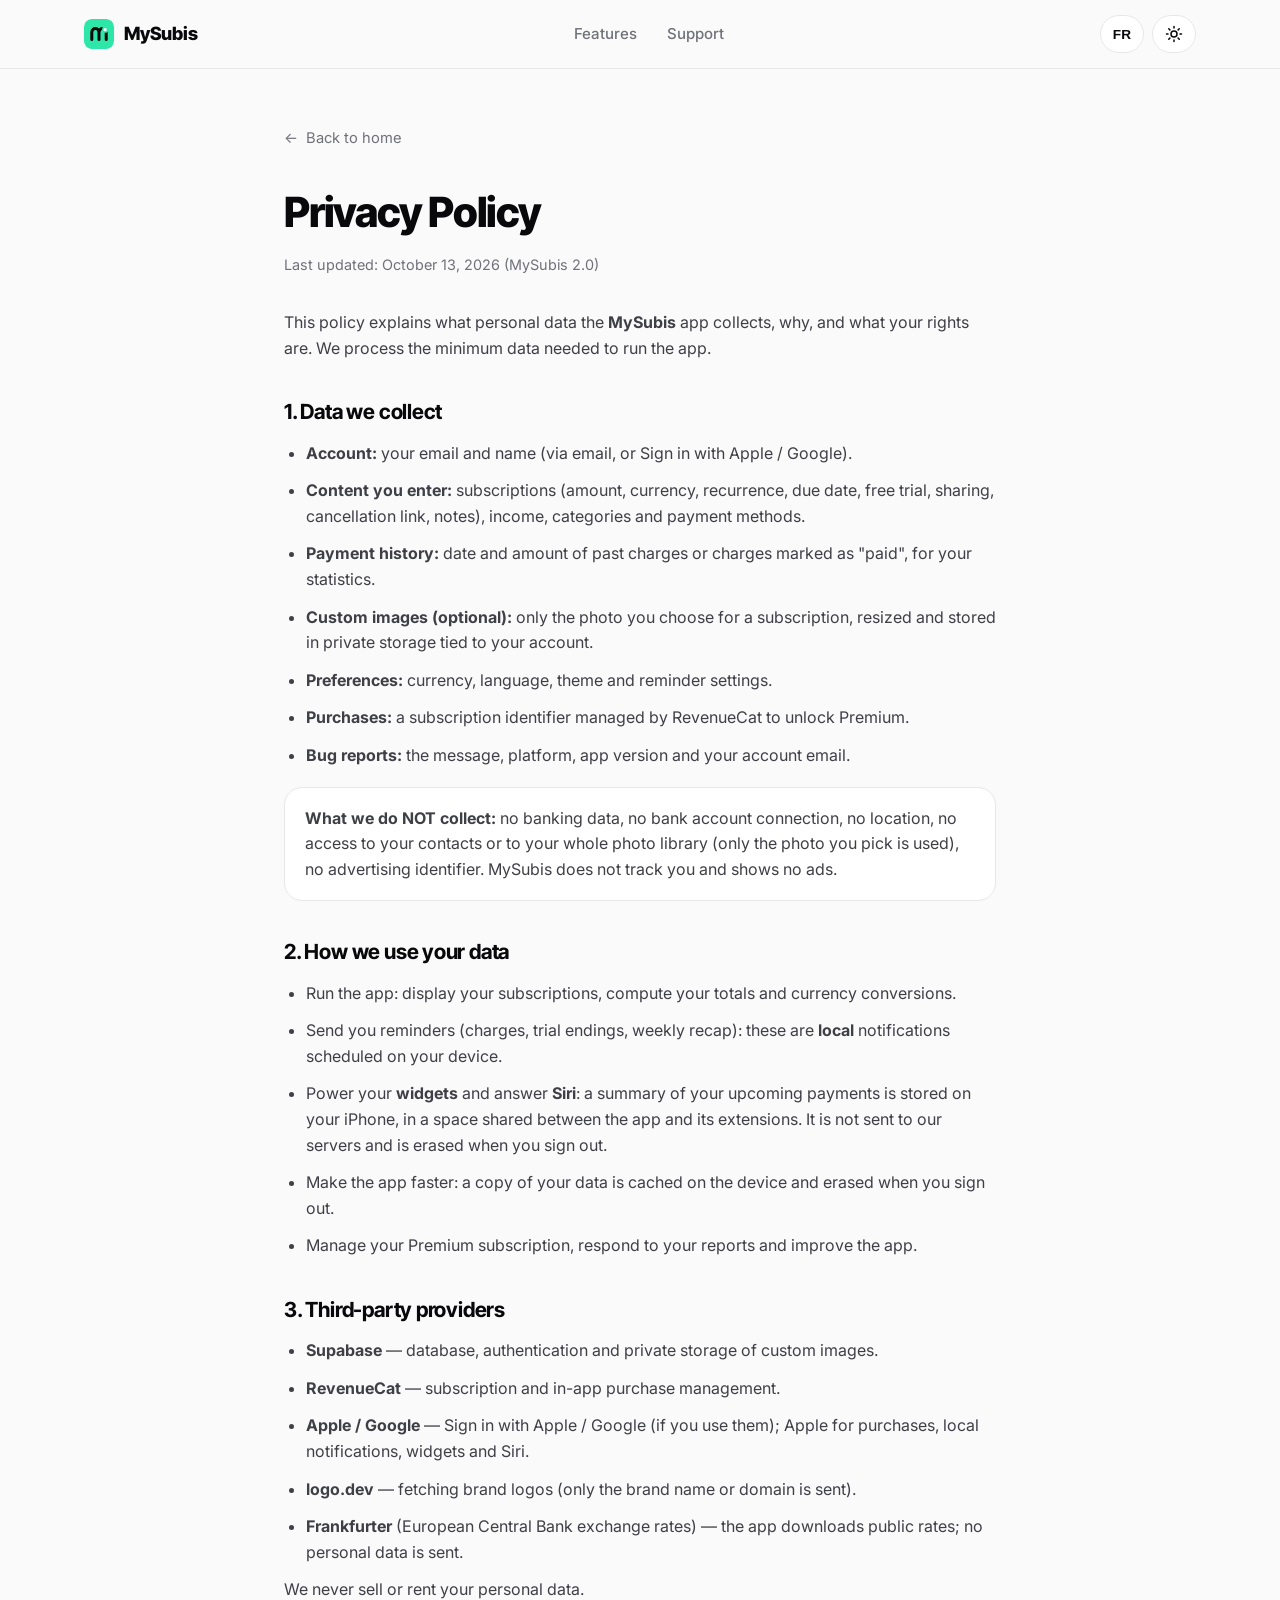
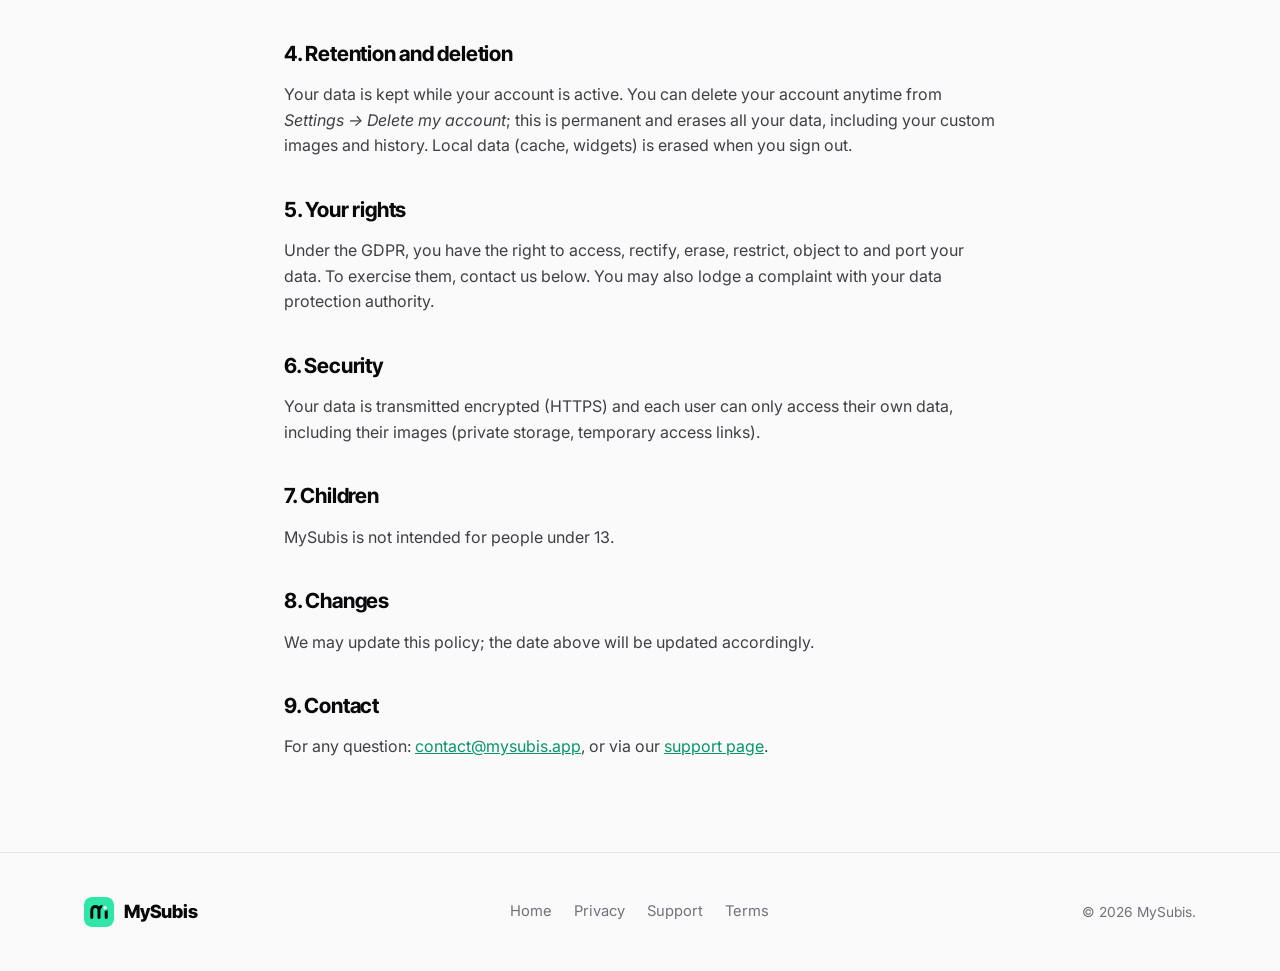
<file: privacy.html>
<!doctype html>
<html lang="fr" data-lang="fr">
<head>
  <meta charset="utf-8" />
  <meta name="viewport" content="width=device-width, initial-scale=1" />
  <title>Politique de confidentialité — MySubis</title>
  <meta name="description" content="Politique de confidentialité de l'application MySubis 2.0 : données collectées, widgets et Siri traités sur l'appareil, prestataires et vos droits RGPD." />
  <meta name="theme-color" content="#09090b" />
  <meta name="robots" content="index, follow" />
  <link rel="canonical" href="https://mysubis.app/privacy.html" />
  <meta property="og:title" content="Politique de confidentialité — MySubis" />
  <meta property="og:url" content="https://mysubis.app/privacy.html" />
  <link rel="icon" type="image/svg+xml" href="img/logo.svg" />
  <link rel="apple-touch-icon" href="img/apple-touch-icon.png" />
  <link rel="preconnect" href="https://fonts.googleapis.com" />
  <link rel="preconnect" href="https://fonts.gstatic.com" crossorigin />
  <link href="https://fonts.googleapis.com/css2?family=Inter:wght@400;500;600;700;800&family=Inter+Tight:wght@600;700;800&display=swap" rel="stylesheet" />
  <link rel="stylesheet" href="styles.css" />
</head>
<body>
  <svg width="0" height="0" style="position:absolute" aria-hidden="true">
    <symbol id="logo" viewBox="0 0 100 100">
      <rect width="100" height="100" rx="22.37" fill="#2EE6A8" />
      <path d="M26 68 V44 A12 12 0 0 1 50 44 V68 M50 44 A12 12 0 0 1 74 44 V68" fill="none" stroke="#09090B" stroke-width="10" stroke-linecap="round" stroke-linejoin="round" />
      <circle cx="70.5" cy="35.5" r="10.5" fill="#2EE6A8" />
      <circle cx="70.5" cy="35.5" r="5.5" fill="#FFFFFF" />
    </symbol>
    <symbol id="moon" viewBox="0 0 24 24"><path fill="currentColor" d="M12 3a9 9 0 1 0 9 9c0-.46-.04-.92-.1-1.36a5.4 5.4 0 0 1-7.54-7.54c-.44-.06-.9-.1-1.36-.1z"/></symbol>
    <symbol id="sun" viewBox="0 0 24 24"><g fill="none" stroke="currentColor" stroke-width="2" stroke-linecap="round"><circle cx="12" cy="12" r="4"/><path d="M12 2v2M12 20v2M2 12h2M20 12h2M5 5l1.5 1.5M17.5 17.5 19 19M19 5l-1.5 1.5M6.5 17.5 5 19"/></g></symbol>
  </svg>

  <header class="nav">
    <div class="container nav__inner">
      <a class="brand" href="index.html"><svg class="brand__mark" aria-hidden="true"><use href="#logo" /></svg> MySubis</a>
      <nav class="nav__links" aria-label="Navigation">
        <a href="index.html#features"><span class="lang-fr">Fonctionnalités</span><span class="lang-en">Features</span></a>
        <a href="support.html">Support</a>
      </nav>
      <div class="nav__tools">
        <button type="button" class="toggle" data-lang-toggle aria-label="Change language">EN</button>
        <button type="button" class="toggle" data-theme-toggle aria-label="Toggle theme">
          <svg class="moon" aria-hidden="true"><use href="#moon" /></svg>
          <svg class="sun" aria-hidden="true"><use href="#sun" /></svg>
        </button>
      </div>
    </div>
  </header>

  <main class="legal">
    <div class="container legal__wrap">
      <a class="back" href="index.html">← <span class="lang-fr">Retour à l'accueil</span><span class="lang-en">Back to home</span></a>

      <!-- ===================== FR ===================== -->
      <div class="lang-fr">
        <h1>Politique de confidentialité</h1>
        <p class="updated">Dernière mise à jour : 13 octobre 2026 (MySubis 2.0)</p>
        <p>La présente politique explique quelles données personnelles l'application <strong>MySubis</strong> collecte, pourquoi, et quels sont vos droits. Nous traitons le minimum de données nécessaires au fonctionnement de l'application.</p>

        <h2>1. Données que nous collectons</h2>
        <ul>
          <li><strong>Compte :</strong> votre adresse e-mail et votre nom (par e-mail, ou via Sign in with Apple / Google).</li>
          <li><strong>Contenu que vous saisissez :</strong> abonnements (montant, devise, récurrence, échéance, essai gratuit, partage, lien de résiliation, notes), revenus, catégories et moyens de paiement.</li>
          <li><strong>Historique des paiements :</strong> date et montant des échéances passées ou marquées « payées », pour vos statistiques.</li>
          <li><strong>Images personnalisées (facultatif) :</strong> uniquement la photo que vous choisissez pour un abonnement, réduite et stockée dans un espace privé lié à votre compte.</li>
          <li><strong>Préférences :</strong> devise, langue, thème et réglages de rappels.</li>
          <li><strong>Achats :</strong> un identifiant d'abonnement géré par RevenueCat pour débloquer le Premium.</li>
          <li><strong>Signalements de bug :</strong> le message, la plateforme, la version de l'app et votre e-mail de compte.</li>
        </ul>
        <div class="box"><strong>Ce que nous ne collectons PAS :</strong> aucune donnée bancaire, aucune connexion à vos comptes bancaires, aucune localisation, aucun accès à vos contacts ni à l'ensemble de votre photothèque (seule la photo que vous sélectionnez est utilisée), aucun identifiant publicitaire. MySubis ne vous piste pas et n'affiche aucune publicité.</div>

        <h2>2. Comment nous utilisons vos données</h2>
        <ul>
          <li>Faire fonctionner l'application : afficher vos abonnements, calculer vos totaux et conversions de devises.</li>
          <li>Vous envoyer des rappels (prélèvements, fins d'essai, récap hebdomadaire) : ce sont des notifications <strong>locales</strong>, programmées sur votre appareil.</li>
          <li>Afficher vos <strong>widgets</strong> et répondre à <strong>Siri</strong> : un résumé de vos prochains paiements est enregistré sur votre iPhone, dans un espace partagé entre l'app et ses extensions. Il n'est pas envoyé à nos serveurs et il est effacé à la déconnexion.</li>
          <li>Afficher l'app plus rapidement : une copie de vos données est conservée en cache sur l'appareil, effacée à la déconnexion.</li>
          <li>Gérer votre abonnement Premium, répondre à vos signalements et améliorer l'application.</li>
        </ul>

        <h2>3. Prestataires tiers</h2>
        <ul>
          <li><strong>Supabase</strong> — base de données, authentification et stockage privé des images personnalisées.</li>
          <li><strong>RevenueCat</strong> — gestion des abonnements et achats intégrés.</li>
          <li><strong>Apple / Google</strong> — connexion via Sign in with Apple / Google (si vous les utilisez) ; Apple pour les achats, les notifications locales, les widgets et Siri.</li>
          <li><strong>logo.dev</strong> — récupération du logo des marques (seul le nom ou le domaine de la marque est transmis).</li>
          <li><strong>Frankfurter</strong> (taux de change de la Banque centrale européenne) — l'app télécharge les taux publics ; aucune donnée personnelle n'est envoyée.</li>
        </ul>
        <p>Nous ne vendons ni ne louons vos données personnelles.</p>

        <h2>4. Conservation et suppression</h2>
        <p>Vos données sont conservées tant que votre compte est actif. Vous pouvez supprimer votre compte à tout moment depuis <em>Réglages → Supprimer mon compte</em> ; cette action est définitive et efface l'ensemble de vos données, y compris vos images personnalisées et votre historique. Les données locales (cache, widgets) sont effacées à la déconnexion.</p>

        <h2>5. Vos droits</h2>
        <p>Conformément au RGPD, vous disposez d'un droit d'accès, de rectification, d'effacement, de limitation, d'opposition et de portabilité. Pour les exercer, contactez-nous ci-dessous. Vous pouvez aussi introduire une réclamation auprès de la CNIL.</p>

        <h2>6. Sécurité</h2>
        <p>Vos données sont transmises de manière chiffrée (HTTPS) et chaque utilisateur ne peut accéder qu'à ses propres données, y compris ses images (stockage privé, accès par liens temporaires).</p>

        <h2>7. Enfants</h2>
        <p>MySubis ne s'adresse pas aux personnes de moins de 13 ans.</p>

        <h2>8. Modifications</h2>
        <p>Nous pouvons mettre à jour cette politique ; la date ci-dessus sera alors modifiée.</p>

        <h2>9. Contact</h2>
        <p>Pour toute question : <a href="mailto:contact@mysubis.app">contact@mysubis.app</a>, ou via notre <a href="support.html">page de support</a>.</p>
      </div>

      <!-- ===================== EN ===================== -->
      <div class="lang-en">
        <h1>Privacy Policy</h1>
        <p class="updated">Last updated: October 13, 2026 (MySubis 2.0)</p>
        <p>This policy explains what personal data the <strong>MySubis</strong> app collects, why, and what your rights are. We process the minimum data needed to run the app.</p>

        <h2>1. Data we collect</h2>
        <ul>
          <li><strong>Account:</strong> your email and name (via email, or Sign in with Apple / Google).</li>
          <li><strong>Content you enter:</strong> subscriptions (amount, currency, recurrence, due date, free trial, sharing, cancellation link, notes), income, categories and payment methods.</li>
          <li><strong>Payment history:</strong> date and amount of past charges or charges marked as "paid", for your statistics.</li>
          <li><strong>Custom images (optional):</strong> only the photo you choose for a subscription, resized and stored in private storage tied to your account.</li>
          <li><strong>Preferences:</strong> currency, language, theme and reminder settings.</li>
          <li><strong>Purchases:</strong> a subscription identifier managed by RevenueCat to unlock Premium.</li>
          <li><strong>Bug reports:</strong> the message, platform, app version and your account email.</li>
        </ul>
        <div class="box"><strong>What we do NOT collect:</strong> no banking data, no bank account connection, no location, no access to your contacts or to your whole photo library (only the photo you pick is used), no advertising identifier. MySubis does not track you and shows no ads.</div>

        <h2>2. How we use your data</h2>
        <ul>
          <li>Run the app: display your subscriptions, compute your totals and currency conversions.</li>
          <li>Send you reminders (charges, trial endings, weekly recap): these are <strong>local</strong> notifications scheduled on your device.</li>
          <li>Power your <strong>widgets</strong> and answer <strong>Siri</strong>: a summary of your upcoming payments is stored on your iPhone, in a space shared between the app and its extensions. It is not sent to our servers and is erased when you sign out.</li>
          <li>Make the app faster: a copy of your data is cached on the device and erased when you sign out.</li>
          <li>Manage your Premium subscription, respond to your reports and improve the app.</li>
        </ul>

        <h2>3. Third-party providers</h2>
        <ul>
          <li><strong>Supabase</strong> — database, authentication and private storage of custom images.</li>
          <li><strong>RevenueCat</strong> — subscription and in-app purchase management.</li>
          <li><strong>Apple / Google</strong> — Sign in with Apple / Google (if you use them); Apple for purchases, local notifications, widgets and Siri.</li>
          <li><strong>logo.dev</strong> — fetching brand logos (only the brand name or domain is sent).</li>
          <li><strong>Frankfurter</strong> (European Central Bank exchange rates) — the app downloads public rates; no personal data is sent.</li>
        </ul>
        <p>We never sell or rent your personal data.</p>

        <h2>4. Retention and deletion</h2>
        <p>Your data is kept while your account is active. You can delete your account anytime from <em>Settings → Delete my account</em>; this is permanent and erases all your data, including your custom images and history. Local data (cache, widgets) is erased when you sign out.</p>

        <h2>5. Your rights</h2>
        <p>Under the GDPR, you have the right to access, rectify, erase, restrict, object to and port your data. To exercise them, contact us below. You may also lodge a complaint with your data protection authority.</p>

        <h2>6. Security</h2>
        <p>Your data is transmitted encrypted (HTTPS) and each user can only access their own data, including their images (private storage, temporary access links).</p>

        <h2>7. Children</h2>
        <p>MySubis is not intended for people under 13.</p>

        <h2>8. Changes</h2>
        <p>We may update this policy; the date above will be updated accordingly.</p>

        <h2>9. Contact</h2>
        <p>For any question: <a href="mailto:contact@mysubis.app">contact@mysubis.app</a>, or via our <a href="support.html">support page</a>.</p>
      </div>
    </div>
  </main>

  <footer class="footer">
    <div class="container footer__inner">
      <a class="brand" href="index.html"><svg class="brand__mark" aria-hidden="true"><use href="#logo" /></svg> MySubis</a>
      <nav class="footer__links" aria-label="Footer">
        <a href="index.html"><span class="lang-fr">Accueil</span><span class="lang-en">Home</span></a>
        <a href="privacy.html"><span class="lang-fr">Confidentialité</span><span class="lang-en">Privacy</span></a>
        <a href="support.html">Support</a>
        <a href="https://www.apple.com/legal/internet-services/itunes/dev/stdeula/" target="_blank" rel="noopener"><span class="lang-fr">Conditions</span><span class="lang-en">Terms</span></a>
      </nav>
      <p class="footer__copy">© 2026 MySubis.</p>
    </div>
  </footer>

  <script src="script.js"></script>
</body>
</html>
</file>
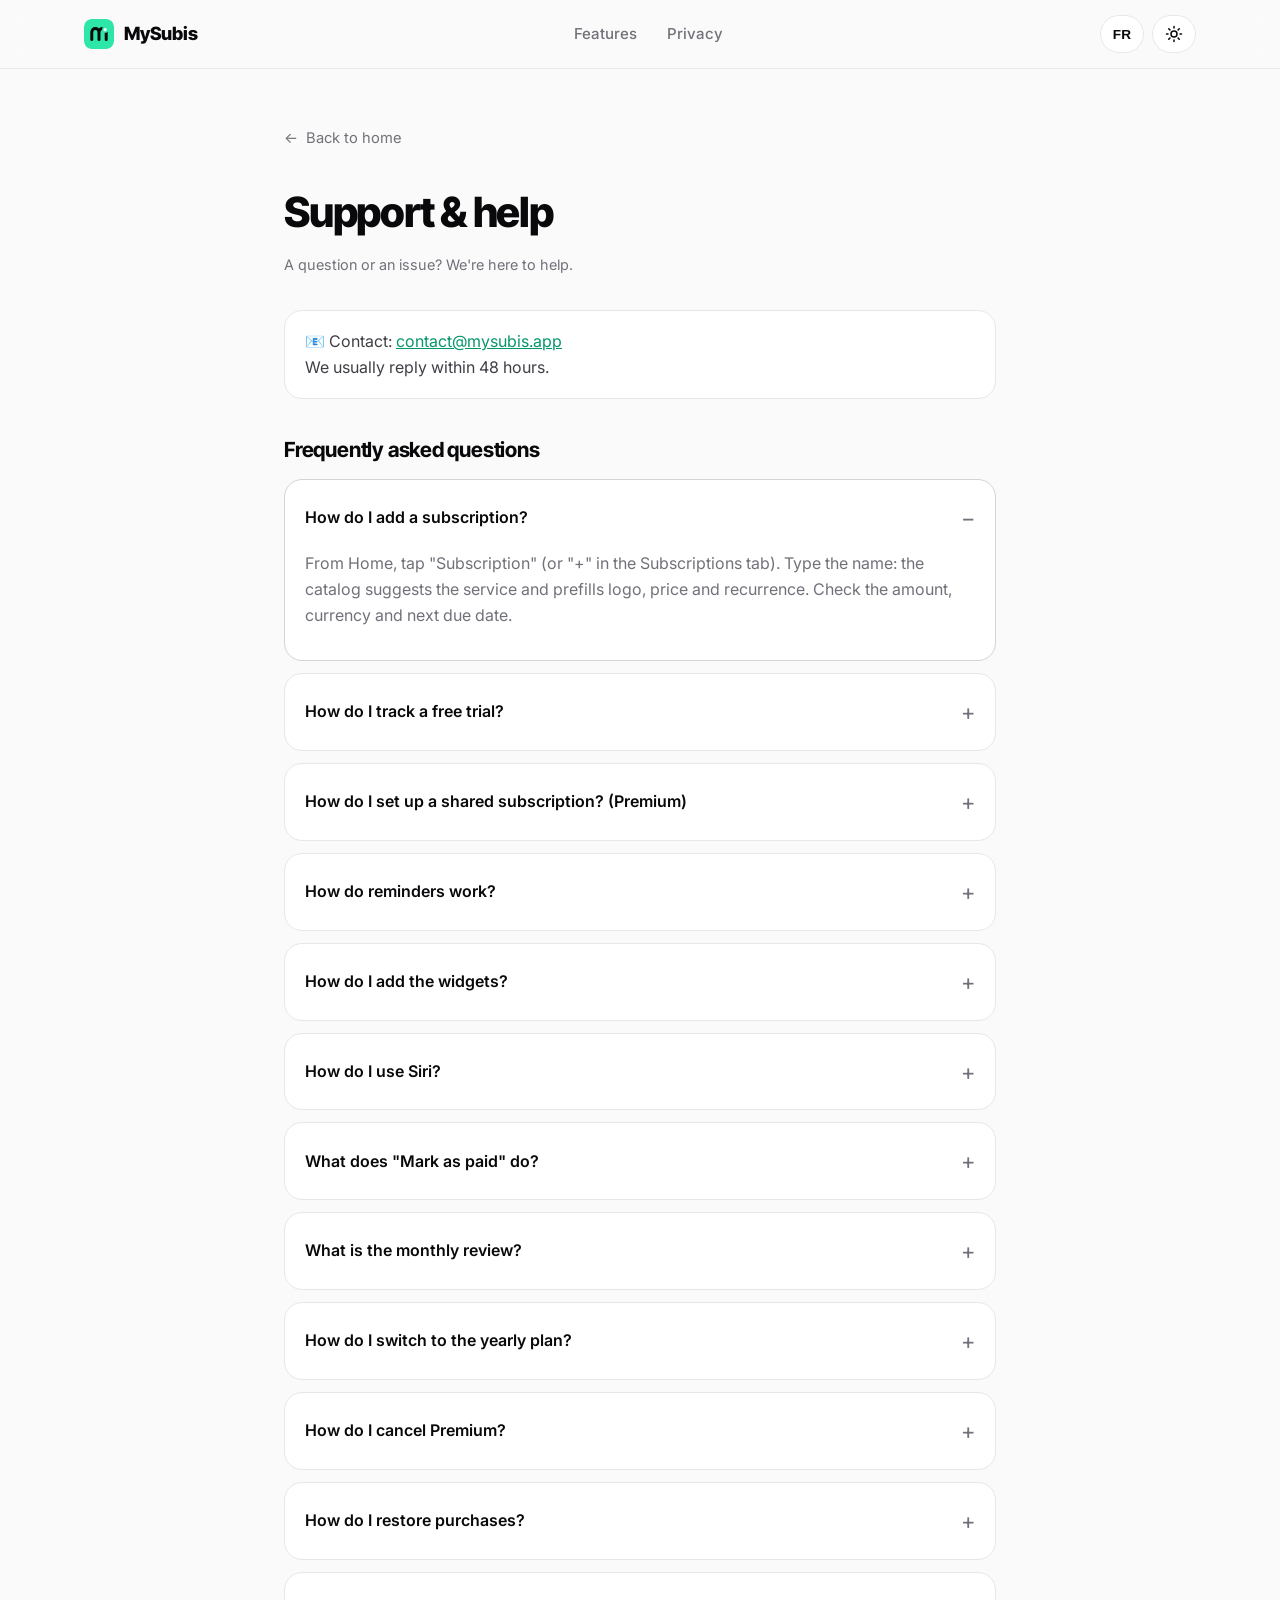
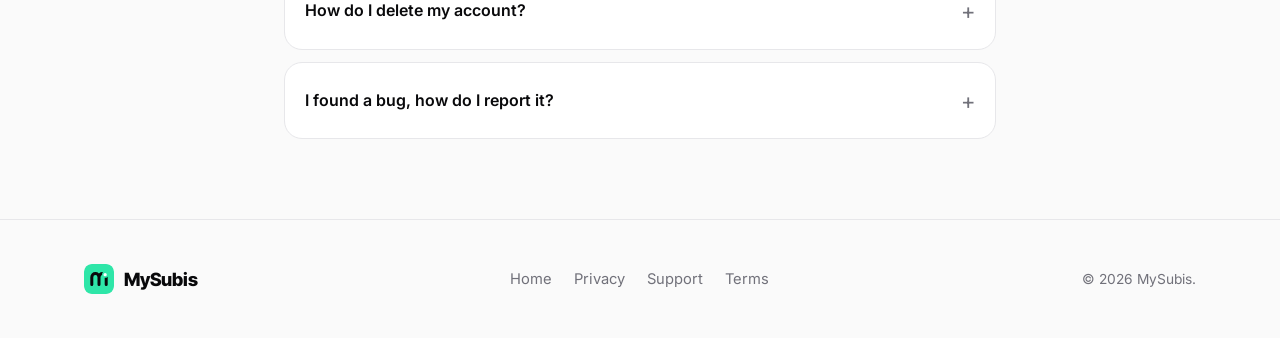
<file: support.html>
<!doctype html>
<html lang="fr" data-lang="fr">
<head>
  <meta charset="utf-8" />
  <meta name="viewport" content="width=device-width, initial-scale=1" />
  <title>Support &amp; aide — MySubis</title>
  <meta name="description" content="Besoin d'aide avec MySubis ? FAQ : essais gratuits, abonnements partagés, widgets, Siri, revue du mois, Premium, suppression de compte. Contactez-nous." />
  <meta name="theme-color" content="#09090b" />
  <meta name="robots" content="index, follow" />
  <link rel="canonical" href="https://mysubis.app/support.html" />
  <meta property="og:title" content="Support & aide — MySubis" />
  <meta property="og:url" content="https://mysubis.app/support.html" />
  <link rel="icon" type="image/svg+xml" href="img/logo.svg" />
  <link rel="apple-touch-icon" href="img/apple-touch-icon.png" />
  <link rel="preconnect" href="https://fonts.googleapis.com" />
  <link rel="preconnect" href="https://fonts.gstatic.com" crossorigin />
  <link href="https://fonts.googleapis.com/css2?family=Inter:wght@400;500;600;700;800&family=Inter+Tight:wght@600;700;800&display=swap" rel="stylesheet" />
  <link rel="stylesheet" href="styles.css" />
  <script type="application/ld+json">
{
  "@context": "https://schema.org",
  "@type": "FAQPage",
  "mainEntity": [
    {
      "@type": "Question",
      "name": "Comment ajouter un abonnement ?",
      "acceptedAnswer": {
        "@type": "Answer",
        "text": "Depuis l'accueil, appuyez sur « Abonnement » (ou sur « + » dans l'onglet Abonnements). Tapez le nom : le catalogue propose le service et préremplit logo, prix et récurrence. Vérifiez le montant, la devise et la prochaine échéance."
      }
    },
    {
      "@type": "Question",
      "name": "Comment suivre un essai gratuit ?",
      "acceptedAnswer": {
        "@type": "Answer",
        "text": "Dans le formulaire, activez Essai gratuit et indiquez la date de fin : c'est aussi la date du premier prélèvement. Vous êtes prévenu 2 jours avant et le jour même."
      }
    },
    {
      "@type": "Question",
      "name": "Comment déclarer un abonnement partagé ? (Premium)",
      "acceptedAnswer": {
        "@type": "Answer",
        "text": "Dans le formulaire, activez Abonnement partagé, indiquez le nombre de personnes (vous inclus) et, si besoin, votre part exacte. Tous vos totaux utilisent ensuite uniquement votre part."
      }
    },
    {
      "@type": "Question",
      "name": "Comment fonctionnent les rappels ?",
      "acceptedAnswer": {
        "@type": "Answer",
        "text": "MySubis programme des notifications locales avant chaque prélèvement des prochains mois, même si vous n'ouvrez pas l'app, ainsi qu'un récap chaque lundi. Réglez le délai et l'heure dans Réglages → Notifications."
      }
    },
    {
      "@type": "Question",
      "name": "Comment ajouter les widgets ?",
      "acceptedAnswer": {
        "@type": "Answer",
        "text": "Appuyez longuement sur l'écran d'accueil de l'iPhone → « + » → MySubis, puis choisissez « Prochains paiements », « Calendrier budget » ou le widget d'écran verrouillé. Avec Premium, le bouton ✓ marque un paiement comme payé directement depuis le widget."
      }
    },
    {
      "@type": "Question",
      "name": "Comment utiliser Siri ?",
      "acceptedAnswer": {
        "@type": "Answer",
        "text": "Dites par exemple « Total du mois dans MySubis » ou « Prochain paiement dans MySubis ». Les raccourcis sont aussi dans l'app Raccourcis. « Marquer comme payé » est réservé à Premium."
      }
    },
    {
      "@type": "Question",
      "name": "À quoi sert « Marquer comme payé » ?",
      "acceptedAnswer": {
        "@type": "Answer",
        "text": "Il enregistre le paiement dans votre historique et passe à l'échéance suivante. Dans l'app : appui long sur un abonnement, ou bouton ✓ sur sa fiche."
      }
    },
    {
      "@type": "Question",
      "name": "Qu'est-ce que la revue du mois ?",
      "acceptedAnswer": {
        "@type": "Answer",
        "text": "Une fois par mois, MySubis vous présente vos abonnements un par un avec leur coût annuel : « Je le garde » ou « Je résilie ». Résilier ouvre la page officielle du service, puis met l'abonnement en pause."
      }
    },
    {
      "@type": "Question",
      "name": "Comment passer à l'offre annuelle ?",
      "acceptedAnswer": {
        "@type": "Answer",
        "text": "Réglages (avatar en haut de l'accueil) → MySubis Premium → Passer à l'offre annuelle. Apple applique le changement selon les règles de votre abonnement."
      }
    },
    {
      "@type": "Question",
      "name": "Comment annuler mon abonnement Premium ?",
      "acceptedAnswer": {
        "@type": "Answer",
        "text": "Réglages → MySubis Premium → Gérer mon abonnement. La gestion et l'annulation se font via votre compte App Store. Une app ne peut pas annuler à votre place (règle Apple)."
      }
    },
    {
      "@type": "Question",
      "name": "Comment restaurer mes achats ?",
      "acceptedAnswer": {
        "@type": "Answer",
        "text": "Ouvrez l'écran MySubis Premium et appuyez sur « Restaurer mes achats »."
      }
    },
    {
      "@type": "Question",
      "name": "Comment supprimer mon compte ?",
      "acceptedAnswer": {
        "@type": "Answer",
        "text": "Réglages → Supprimer mon compte. L'opération est définitive et efface toutes vos données, y compris vos images et votre historique."
      }
    },
    {
      "@type": "Question",
      "name": "J'ai trouvé un bug, comment le signaler ?",
      "acceptedAnswer": {
        "@type": "Answer",
        "text": "Réglages → Signaler un bug. Décrivez le problème, nous le corrigerons au plus vite. Vous pouvez aussi nous écrire par e-mail."
      }
    }
  ]
}
  </script>
</head>
<body>
  <svg width="0" height="0" style="position:absolute" aria-hidden="true">
    <symbol id="logo" viewBox="0 0 100 100">
      <rect width="100" height="100" rx="22.37" fill="#2EE6A8" />
      <path d="M26 68 V44 A12 12 0 0 1 50 44 V68 M50 44 A12 12 0 0 1 74 44 V68" fill="none" stroke="#09090B" stroke-width="10" stroke-linecap="round" stroke-linejoin="round" />
      <circle cx="70.5" cy="35.5" r="10.5" fill="#2EE6A8" />
      <circle cx="70.5" cy="35.5" r="5.5" fill="#FFFFFF" />
    </symbol>
    <symbol id="moon" viewBox="0 0 24 24"><path fill="currentColor" d="M12 3a9 9 0 1 0 9 9c0-.46-.04-.92-.1-1.36a5.4 5.4 0 0 1-7.54-7.54c-.44-.06-.9-.1-1.36-.1z"/></symbol>
    <symbol id="sun" viewBox="0 0 24 24"><g fill="none" stroke="currentColor" stroke-width="2" stroke-linecap="round"><circle cx="12" cy="12" r="4"/><path d="M12 2v2M12 20v2M2 12h2M20 12h2M5 5l1.5 1.5M17.5 17.5 19 19M19 5l-1.5 1.5M6.5 17.5 5 19"/></g></symbol>
  </svg>

  <header class="nav">
    <div class="container nav__inner">
      <a class="brand" href="index.html"><svg class="brand__mark" aria-hidden="true"><use href="#logo" /></svg> MySubis</a>
      <nav class="nav__links" aria-label="Navigation">
        <a href="index.html#features"><span class="lang-fr">Fonctionnalités</span><span class="lang-en">Features</span></a>
        <a href="privacy.html"><span class="lang-fr">Confidentialité</span><span class="lang-en">Privacy</span></a>
      </nav>
      <div class="nav__tools">
        <button type="button" class="toggle" data-lang-toggle aria-label="Change language">EN</button>
        <button type="button" class="toggle" data-theme-toggle aria-label="Toggle theme">
          <svg class="moon" aria-hidden="true"><use href="#moon" /></svg>
          <svg class="sun" aria-hidden="true"><use href="#sun" /></svg>
        </button>
      </div>
    </div>
  </header>

  <main class="legal">
    <div class="container legal__wrap">
      <a class="back" href="index.html">← <span class="lang-fr">Retour à l'accueil</span><span class="lang-en">Back to home</span></a>

      <h1><span class="lang-fr">Support &amp; aide</span><span class="lang-en">Support &amp; help</span></h1>
      <p class="updated"><span class="lang-fr">Une question, un souci ? Nous sommes là pour vous aider.</span><span class="lang-en">A question or an issue? We're here to help.</span></p>

      <div class="box">
        📧 <span class="lang-fr">Contact :</span><span class="lang-en">Contact:</span> <a href="mailto:contact@mysubis.app">contact@mysubis.app</a><br />
        <span class="lang-fr">Nous répondons généralement sous 48 h.</span><span class="lang-en">We usually reply within 48 hours.</span>
      </div>

      <h2><span class="lang-fr">Questions fréquentes</span><span class="lang-en">Frequently asked questions</span></h2>
      <div class="faq">
        <details open>
          <summary><span class="lang-fr">Comment ajouter un abonnement ?</span><span class="lang-en">How do I add a subscription?</span></summary>
          <p><span class="lang-fr">Depuis l'accueil, appuyez sur « Abonnement » (ou sur « + » dans l'onglet Abonnements). Tapez le nom : le catalogue propose le service et préremplit logo, prix et récurrence. Vérifiez le montant, la devise et la prochaine échéance.</span><span class="lang-en">From Home, tap "Subscription" (or "+" in the Subscriptions tab). Type the name: the catalog suggests the service and prefills logo, price and recurrence. Check the amount, currency and next due date.</span></p>
        </details>
        <details>
          <summary><span class="lang-fr">Comment suivre un essai gratuit ?</span><span class="lang-en">How do I track a free trial?</span></summary>
          <p><span class="lang-fr">Dans le formulaire, activez <strong>Essai gratuit</strong> et indiquez la date de fin : c'est aussi la date du premier prélèvement. Vous êtes prévenu 2 jours avant et le jour même.</span><span class="lang-en">In the form, turn on <strong>Free trial</strong> and set the end date: it is also the date of the first charge. You're notified 2 days before and on the day.</span></p>
        </details>
        <details>
          <summary><span class="lang-fr">Comment déclarer un abonnement partagé ? (Premium)</span><span class="lang-en">How do I set up a shared subscription? (Premium)</span></summary>
          <p><span class="lang-fr">Dans le formulaire, activez <strong>Abonnement partagé</strong>, indiquez le nombre de personnes (vous inclus) et, si besoin, votre part exacte. Tous vos totaux utilisent ensuite uniquement votre part.</span><span class="lang-en">In the form, turn on <strong>Shared subscription</strong>, set the number of people (including you) and, if needed, your exact share. All your totals then use only your share.</span></p>
        </details>
        <details>
          <summary><span class="lang-fr">Comment fonctionnent les rappels ?</span><span class="lang-en">How do reminders work?</span></summary>
          <p><span class="lang-fr">MySubis programme des notifications locales avant chaque prélèvement des prochains mois, même si vous n'ouvrez pas l'app, ainsi qu'un récap chaque lundi. Réglez le délai et l'heure dans Réglages → Notifications.</span><span class="lang-en">MySubis schedules local notifications before every charge in the coming months, even if you don't open the app, plus a recap every Monday. Set the timing in Settings → Notifications.</span></p>
        </details>
        <details>
          <summary><span class="lang-fr">Comment ajouter les widgets ?</span><span class="lang-en">How do I add the widgets?</span></summary>
          <p><span class="lang-fr">Appuyez longuement sur l'écran d'accueil de l'iPhone → « + » → MySubis, puis choisissez « Prochains paiements », « Calendrier budget » ou le widget d'écran verrouillé. Avec Premium, le bouton ✓ marque un paiement comme payé directement depuis le widget.</span><span class="lang-en">Long-press your iPhone Home Screen → "+" → MySubis, then pick "Upcoming payments", "Budget calendar" or the Lock Screen widget. With Premium, the ✓ button marks a payment as paid right from the widget.</span></p>
        </details>
        <details>
          <summary><span class="lang-fr">Comment utiliser Siri ?</span><span class="lang-en">How do I use Siri?</span></summary>
          <p><span class="lang-fr">Dites par exemple « Total du mois dans MySubis » ou « Prochain paiement dans MySubis ». Les raccourcis sont aussi dans l'app Raccourcis. « Marquer comme payé » est réservé à Premium.</span><span class="lang-en">Say for example "Monthly total in MySubis" or "Next payment in MySubis". The shortcuts are also in the Shortcuts app. "Mark as paid" requires Premium.</span></p>
        </details>
        <details>
          <summary><span class="lang-fr">À quoi sert « Marquer comme payé » ?</span><span class="lang-en">What does "Mark as paid" do?</span></summary>
          <p><span class="lang-fr">Il enregistre le paiement dans votre historique et passe à l'échéance suivante. Dans l'app : appui long sur un abonnement, ou bouton ✓ sur sa fiche.</span><span class="lang-en">It records the payment in your history and moves to the next due date. In the app: long-press a subscription, or tap ✓ on its page.</span></p>
        </details>
        <details>
          <summary><span class="lang-fr">Qu'est-ce que la revue du mois ?</span><span class="lang-en">What is the monthly review?</span></summary>
          <p><span class="lang-fr">Une fois par mois, MySubis vous présente vos abonnements un par un avec leur coût annuel : « Je le garde » ou « Je résilie ». Résilier ouvre la page officielle du service, puis met l'abonnement en pause.</span><span class="lang-en">Once a month, MySubis shows your subscriptions one by one with their yearly cost: "Keep it" or "Cancel it". Cancelling opens the service's official page, then pauses the subscription.</span></p>
        </details>
        <details>
          <summary><span class="lang-fr">Comment passer à l'offre annuelle ?</span><span class="lang-en">How do I switch to the yearly plan?</span></summary>
          <p><span class="lang-fr">Réglages (avatar en haut de l'accueil) → MySubis Premium → <strong>Passer à l'offre annuelle</strong>. Apple applique le changement selon les règles de votre abonnement.</span><span class="lang-en">Settings (avatar at the top of Home) → MySubis Premium → <strong>Switch to yearly</strong>. Apple applies the change according to your subscription rules.</span></p>
        </details>
        <details>
          <summary><span class="lang-fr">Comment annuler mon abonnement Premium ?</span><span class="lang-en">How do I cancel Premium?</span></summary>
          <p><span class="lang-fr">Réglages → MySubis Premium → <strong>Gérer mon abonnement</strong>. La gestion et l'annulation se font via votre compte App Store. Une app ne peut pas annuler à votre place (règle Apple).</span><span class="lang-en">Settings → MySubis Premium → <strong>Manage subscription</strong>. Management and cancellation happen through your App Store account. An app can't cancel on your behalf (Apple rule).</span></p>
        </details>
        <details>
          <summary><span class="lang-fr">Comment restaurer mes achats ?</span><span class="lang-en">How do I restore purchases?</span></summary>
          <p><span class="lang-fr">Ouvrez l'écran MySubis Premium et appuyez sur <strong>« Restaurer mes achats »</strong>.</span><span class="lang-en">Open the MySubis Premium screen and tap <strong>"Restore purchases"</strong>.</span></p>
        </details>
        <details>
          <summary><span class="lang-fr">Comment supprimer mon compte ?</span><span class="lang-en">How do I delete my account?</span></summary>
          <p><span class="lang-fr">Réglages → <strong>Supprimer mon compte</strong>. L'opération est définitive et efface toutes vos données, y compris vos images et votre historique.</span><span class="lang-en">Settings → <strong>Delete my account</strong>. This is permanent and erases all your data, including your images and history.</span></p>
        </details>
        <details>
          <summary><span class="lang-fr">J'ai trouvé un bug, comment le signaler ?</span><span class="lang-en">I found a bug, how do I report it?</span></summary>
          <p><span class="lang-fr">Réglages → <strong>Signaler un bug</strong>. Décrivez le problème, nous le corrigerons au plus vite. Vous pouvez aussi nous écrire par e-mail.</span><span class="lang-en">Settings → <strong>Report a bug</strong>. Describe the issue and we'll fix it as soon as possible. You can also email us.</span></p>
        </details>
      </div>
    </div>
  </main>

  <footer class="footer">
    <div class="container footer__inner">
      <a class="brand" href="index.html"><svg class="brand__mark" aria-hidden="true"><use href="#logo" /></svg> MySubis</a>
      <nav class="footer__links" aria-label="Footer">
        <a href="index.html"><span class="lang-fr">Accueil</span><span class="lang-en">Home</span></a>
        <a href="privacy.html"><span class="lang-fr">Confidentialité</span><span class="lang-en">Privacy</span></a>
        <a href="support.html">Support</a>
        <a href="https://www.apple.com/legal/internet-services/itunes/dev/stdeula/" target="_blank" rel="noopener"><span class="lang-fr">Conditions</span><span class="lang-en">Terms</span></a>
      </nav>
      <p class="footer__copy">© 2026 MySubis.</p>
    </div>
  </footer>

  <script src="script.js"></script>
</body>
</html>
</file>
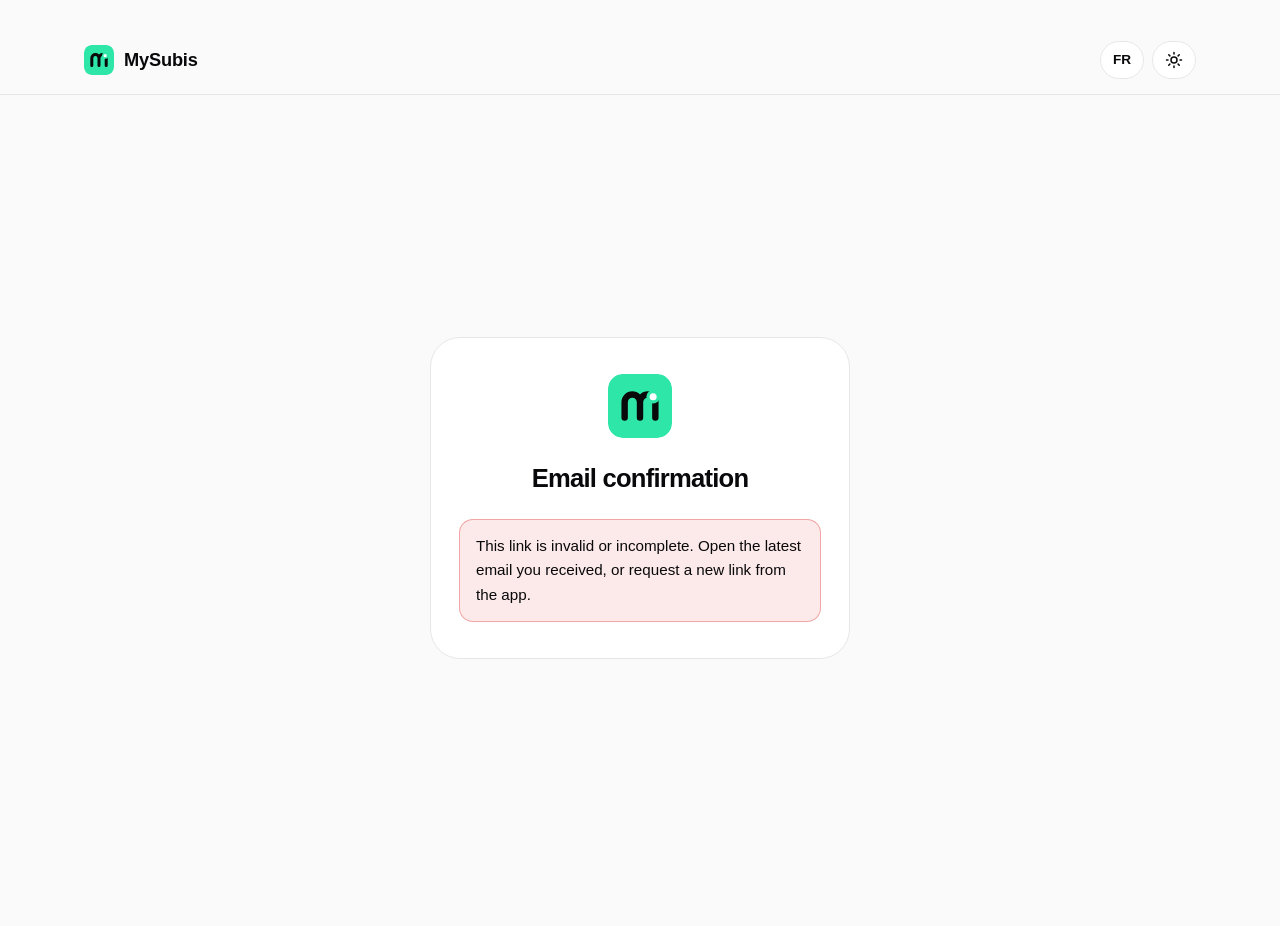
<file: auth/confirm.html>
<!doctype html>
<html lang="fr" data-lang="fr">
<head>
  <meta charset="utf-8" />
  <meta name="viewport" content="width=device-width, initial-scale=1" />
  <!-- Page technique (liens des e-mails) : jamais indexée, jamais intégrée, aucune fuite de référent. -->
  <meta http-equiv="Content-Security-Policy" content="default-src 'none'; script-src 'self'; style-src 'self' https://fonts.googleapis.com; font-src https://fonts.gstatic.com; img-src 'self' data:; connect-src https://ozfxhosqbnwaicwtekuk.supabase.co; form-action 'none'; base-uri 'none'; object-src 'none'; frame-src 'none'; manifest-src 'none'; worker-src 'none'; upgrade-insecure-requests" />
  <meta name="referrer" content="no-referrer" />
  <meta name="robots" content="noindex, nofollow, noarchive, nosnippet, noimageindex, notranslate" />
  <meta name="googlebot" content="noindex, nofollow, noarchive, nosnippet" />
  <meta name="bingbot" content="noindex, nofollow, noarchive, nosnippet" />
  <meta name="theme-color" content="#09090b" />
  <meta name="format-detection" content="telephone=no, email=no" />
  <title>Confirmation de l'e-mail — MySubis</title>
  <link rel="icon" type="image/svg+xml" href="../img/logo.svg" />
  <link rel="preconnect" href="https://fonts.googleapis.com" />
  <link rel="preconnect" href="https://fonts.gstatic.com" crossorigin />
  <link href="https://fonts.googleapis.com/css2?family=Inter:wght@400;500;600;700;800&family=Inter+Tight:wght@600;700;800&display=swap" rel="stylesheet" />
  <link rel="stylesheet" href="../styles.css" />
</head>
<body data-page="confirm">
  <svg width="0" height="0" style="position:absolute" aria-hidden="true">
    <symbol id="logo" viewBox="0 0 100 100">
      <rect width="100" height="100" rx="22.37" fill="#2EE6A8" />
      <path d="M26 68 V44 A12 12 0 0 1 50 44 V68 M50 44 A12 12 0 0 1 74 44 V68" fill="none" stroke="#09090B" stroke-width="10" stroke-linecap="round" stroke-linejoin="round" />
      <circle cx="70.5" cy="35.5" r="10.5" fill="#2EE6A8" />
      <circle cx="70.5" cy="35.5" r="5.5" fill="#FFFFFF" />
    </symbol>
    <symbol id="moon" viewBox="0 0 24 24"><path fill="currentColor" d="M12 3a9 9 0 1 0 9 9c0-.46-.04-.92-.1-1.36a5.4 5.4 0 0 1-7.54-7.54c-.44-.06-.9-.1-1.36-.1z"/></symbol>
    <symbol id="sun" viewBox="0 0 24 24"><g fill="none" stroke="currentColor" stroke-width="2" stroke-linecap="round"><circle cx="12" cy="12" r="4"/><path d="M12 2v2M12 20v2M2 12h2M20 12h2M5 5l1.5 1.5M17.5 17.5 19 19M19 5l-1.5 1.5M6.5 17.5 5 19"/></g></symbol>
  </svg>

  <header class="nav">
    <div class="container nav__inner">
      <span class="brand"><svg class="brand__mark" aria-hidden="true"><use href="#logo" /></svg> MySubis</span>
      <div class="nav__tools">
        <button type="button" class="toggle" data-lang-toggle aria-label="Changer de langue / Change language">EN</button>
        <button type="button" class="toggle" data-theme-toggle aria-label="Changer de thème / Toggle theme">
          <svg class="moon" aria-hidden="true"><use href="#moon" /></svg>
          <svg class="sun" aria-hidden="true"><use href="#sun" /></svg>
        </button>
      </div>
    </div>
  </header>

  <main class="auth">
    <div class="auth__card">
      <svg class="auth__logo" aria-hidden="true"><use href="#logo" /></svg>
      <h1><span class="lang-fr">Confirmation de l'e-mail</span><span class="lang-en">Email confirmation</span></h1>
      <p id="status" class="auth__status" role="status" aria-live="polite" hidden></p>
      <a id="open-app" class="btn btn--primary auth__cta" href="mysubis://" hidden><span class="lang-fr">Ouvrir MySubis</span><span class="lang-en">Open MySubis</span></a>
    </div>
    <noscript><p class="auth__status" data-tone="error">Activez JavaScript pour continuer. / Please enable JavaScript to continue.</p></noscript>
  </main>

  <script src="../script.js"></script>
  <script src="config.js"></script>
  <script src="auth.js"></script>
</body>
</html>
</file>
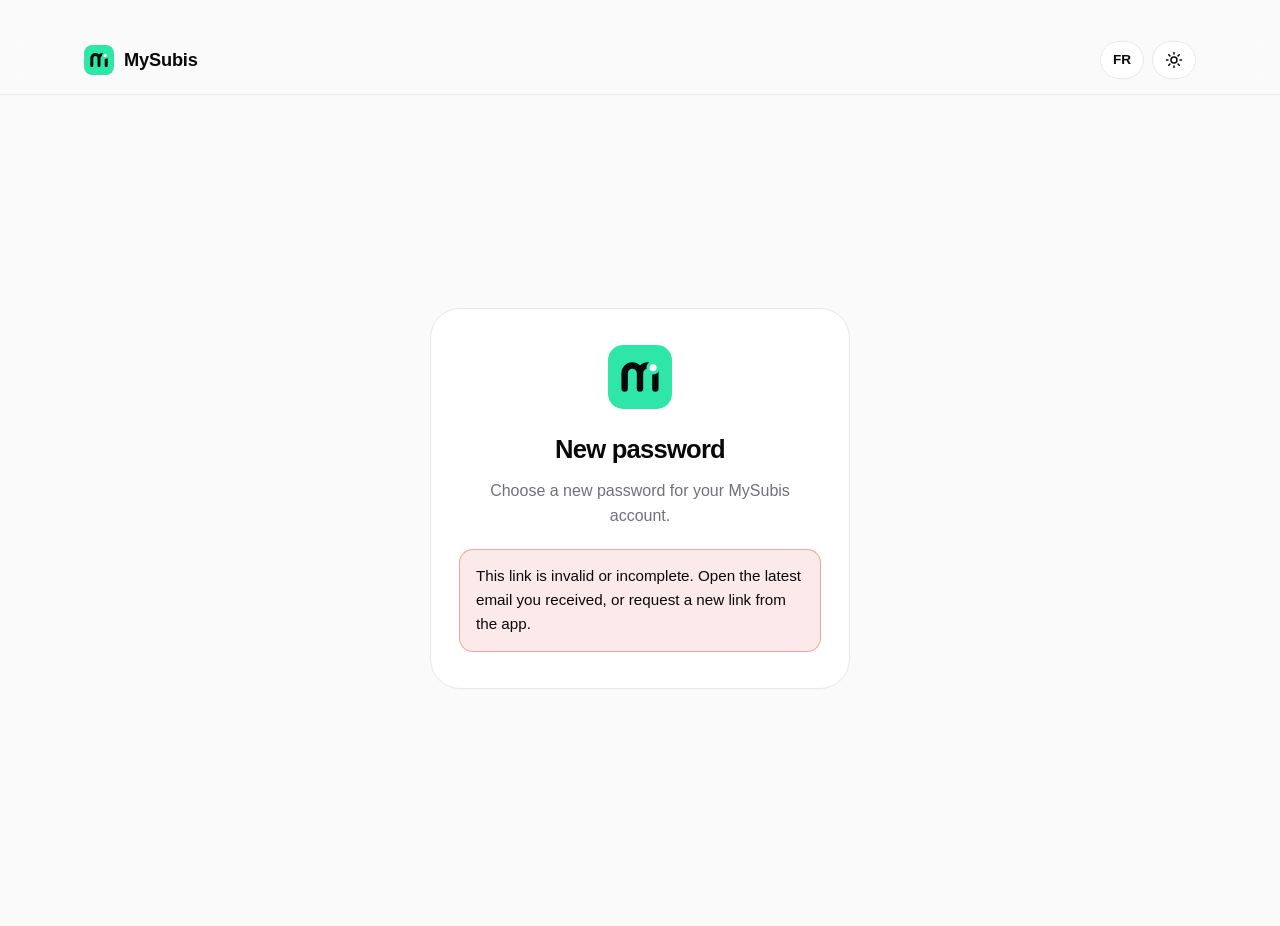
<file: auth/reset.html>
<!doctype html>
<html lang="fr" data-lang="fr">
<head>
  <meta charset="utf-8" />
  <meta name="viewport" content="width=device-width, initial-scale=1" />
  <!-- Page technique (liens des e-mails) : jamais indexée, jamais intégrée, aucune fuite de référent. -->
  <meta http-equiv="Content-Security-Policy" content="default-src 'none'; script-src 'self'; style-src 'self' https://fonts.googleapis.com; font-src https://fonts.gstatic.com; img-src 'self' data:; connect-src https://ozfxhosqbnwaicwtekuk.supabase.co; form-action 'none'; base-uri 'none'; object-src 'none'; frame-src 'none'; manifest-src 'none'; worker-src 'none'; upgrade-insecure-requests" />
  <meta name="referrer" content="no-referrer" />
  <meta name="robots" content="noindex, nofollow, noarchive, nosnippet, noimageindex, notranslate" />
  <meta name="googlebot" content="noindex, nofollow, noarchive, nosnippet" />
  <meta name="bingbot" content="noindex, nofollow, noarchive, nosnippet" />
  <meta name="theme-color" content="#09090b" />
  <meta name="format-detection" content="telephone=no, email=no" />
  <title>Nouveau mot de passe — MySubis</title>
  <link rel="icon" type="image/svg+xml" href="../img/logo.svg" />
  <link rel="preconnect" href="https://fonts.googleapis.com" />
  <link rel="preconnect" href="https://fonts.gstatic.com" crossorigin />
  <link href="https://fonts.googleapis.com/css2?family=Inter:wght@400;500;600;700;800&family=Inter+Tight:wght@600;700;800&display=swap" rel="stylesheet" />
  <link rel="stylesheet" href="../styles.css" />
</head>
<body data-page="reset">
  <svg width="0" height="0" style="position:absolute" aria-hidden="true">
    <symbol id="logo" viewBox="0 0 100 100">
      <rect width="100" height="100" rx="22.37" fill="#2EE6A8" />
      <path d="M26 68 V44 A12 12 0 0 1 50 44 V68 M50 44 A12 12 0 0 1 74 44 V68" fill="none" stroke="#09090B" stroke-width="10" stroke-linecap="round" stroke-linejoin="round" />
      <circle cx="70.5" cy="35.5" r="10.5" fill="#2EE6A8" />
      <circle cx="70.5" cy="35.5" r="5.5" fill="#FFFFFF" />
    </symbol>
    <symbol id="moon" viewBox="0 0 24 24"><path fill="currentColor" d="M12 3a9 9 0 1 0 9 9c0-.46-.04-.92-.1-1.36a5.4 5.4 0 0 1-7.54-7.54c-.44-.06-.9-.1-1.36-.1z"/></symbol>
    <symbol id="sun" viewBox="0 0 24 24"><g fill="none" stroke="currentColor" stroke-width="2" stroke-linecap="round"><circle cx="12" cy="12" r="4"/><path d="M12 2v2M12 20v2M2 12h2M20 12h2M5 5l1.5 1.5M17.5 17.5 19 19M19 5l-1.5 1.5M6.5 17.5 5 19"/></g></symbol>
  </svg>

  <header class="nav">
    <div class="container nav__inner">
      <span class="brand"><svg class="brand__mark" aria-hidden="true"><use href="#logo" /></svg> MySubis</span>
      <div class="nav__tools">
        <button type="button" class="toggle" data-lang-toggle aria-label="Changer de langue / Change language">EN</button>
        <button type="button" class="toggle" data-theme-toggle aria-label="Changer de thème / Toggle theme">
          <svg class="moon" aria-hidden="true"><use href="#moon" /></svg>
          <svg class="sun" aria-hidden="true"><use href="#sun" /></svg>
        </button>
      </div>
    </div>
  </header>

  <main class="auth">
    <div class="auth__card">
      <svg class="auth__logo" aria-hidden="true"><use href="#logo" /></svg>
      <h1><span class="lang-fr">Nouveau mot de passe</span><span class="lang-en">New password</span></h1>
      <p class="auth__lead"><span class="lang-fr">Choisissez un nouveau mot de passe pour votre compte MySubis.</span><span class="lang-en">Choose a new password for your MySubis account.</span></p>
      <form id="reset-form" class="auth__form" novalidate autocomplete="on">
        <label for="password"><span class="lang-fr">Nouveau mot de passe</span><span class="lang-en">New password</span></label>
        <input id="password" name="new-password" type="password" autocomplete="new-password" minlength="8" maxlength="72" required spellcheck="false" autocapitalize="off" />
        <label for="password-confirm"><span class="lang-fr">Confirmer le mot de passe</span><span class="lang-en">Confirm password</span></label>
        <input id="password-confirm" name="new-password-confirm" type="password" autocomplete="new-password" minlength="8" maxlength="72" required spellcheck="false" autocapitalize="off" />
        <p class="auth__hint"><span class="lang-fr">8 caractères minimum.</span><span class="lang-en">At least 8 characters.</span>
          <button type="button" class="auth__toggle" data-toggle-password aria-pressed="false"><span class="lang-fr">Afficher</span><span class="lang-en">Show</span></button>
        </p>
        <button id="submit" type="submit" class="btn btn--primary auth__cta"><span class="lang-fr">Enregistrer</span><span class="lang-en">Save</span></button>
      </form>
      <p id="status" class="auth__status" role="status" aria-live="polite" hidden></p>
      <p id="success" class="auth__status" role="status" aria-live="polite" hidden></p>
      <a id="open-app" class="btn btn--primary auth__cta" href="mysubis://" hidden><span class="lang-fr">Ouvrir MySubis</span><span class="lang-en">Open MySubis</span></a>
    </div>
    <noscript><p class="auth__status" data-tone="error">Activez JavaScript pour continuer. / Please enable JavaScript to continue.</p></noscript>
  </main>

  <script src="../script.js"></script>
  <script src="config.js"></script>
  <script src="auth.js"></script>
</body>
</html>
</file>
<file: styles.css>
/* MySubis — site de présentation (v2). DA de l'app : noir & blanc (échelle zinc) + accent menthe. */

/* ---- Thème sombre (défaut) ---- */
:root {
  --bg: #09090b;
  --surface: #121214;
  --surface-2: #1c1c1f;
  --border: #26262a;
  --border-strong: #3f3f46;
  --mint: #2ee6a8;          /* remplissages d'accent */
  --on-mint: #04261b;       /* texte posé sur la menthe */
  --accent: #34d399;        /* vert lisible en texte */
  --text: #fafafa;
  --muted: #a1a1aa;
  --prose: #d4d4d8;
  --inverse: #fafafa;       /* élément fort (blanc en sombre) */
  --on-inverse: #09090b;
  --shadow: rgba(0, 0, 0, 0.8);
  --nav-bg: rgba(9, 9, 11, 0.72);
  --radius: 22px;
  --radius-lg: 30px;
  --maxw: 1160px;
  --font: "Inter", -apple-system, BlinkMacSystemFont, "Segoe UI", Roboto, Helvetica, Arial, sans-serif;
  --font-head: "Inter Tight", var(--font);
  color-scheme: dark;
}

/* ---- Thème clair ---- */
@media (prefers-color-scheme: light) {
  :root:not([data-theme]) {
    --bg: #fafafa;
    --surface: #ffffff;
    --surface-2: #f4f4f5;
    --border: #e7e7ea;
    --border-strong: #d4d4d8;
    --accent: #059669;
    --text: #09090b;
    --muted: #71717a;
    --prose: #3f3f46;
    --inverse: #09090b;
    --on-inverse: #ffffff;
    --shadow: rgba(9, 9, 11, 0.14);
    --nav-bg: rgba(250, 250, 250, 0.78);
    color-scheme: light;
  }
}
:root[data-theme="light"] {
  --bg: #fafafa;
  --surface: #ffffff;
  --surface-2: #f4f4f5;
  --border: #e7e7ea;
  --border-strong: #d4d4d8;
  --accent: #059669;
  --text: #09090b;
  --muted: #71717a;
  --prose: #3f3f46;
  --inverse: #09090b;
  --on-inverse: #ffffff;
  --shadow: rgba(9, 9, 11, 0.14);
  --nav-bg: rgba(250, 250, 250, 0.78);
  color-scheme: light;
}

* { box-sizing: border-box; margin: 0; padding: 0; }
html { scroll-behavior: smooth; -webkit-text-size-adjust: 100%; text-size-adjust: 100%; }
body {
  font-family: var(--font);
  background: var(--bg);
  color: var(--text);
  line-height: 1.6;
  overflow-x: hidden;
  -webkit-font-smoothing: antialiased;
  text-rendering: optimizeLegibility;
  transition: background 0.3s, color 0.3s;
}
a { color: inherit; text-decoration: none; }
img { max-width: 100%; display: block; }
.container { width: 100%; max-width: var(--maxw); margin: 0 auto; padding: 0 24px; }
h1, h2, h3 { font-family: var(--font-head); }

/* ---- Visibilité par langue (piloté par [data-lang] sur <html>) ---- */
[data-lang="fr"] .lang-en { display: none !important; }
[data-lang="en"] .lang-fr { display: none !important; }

/* ---------- Nav ---------- */
.nav {
  position: sticky; top: 0; z-index: 50;
  background: var(--nav-bg);
  -webkit-backdrop-filter: saturate(160%) blur(14px);
  backdrop-filter: saturate(160%) blur(14px);
  border-bottom: 1px solid var(--border);
  transition: box-shadow 0.3s, background 0.3s;
}
.nav.scrolled { box-shadow: 0 8px 30px -12px var(--shadow); }
.nav__inner { display: flex; align-items: center; justify-content: space-between; height: 68px; gap: 16px; }
.brand { display: flex; align-items: center; gap: 10px; font-family: var(--font-head); font-weight: 800; font-size: 1.14rem; letter-spacing: -0.01em; }
.brand__mark { width: 30px; height: 30px; border-radius: 8px; }
.nav__links { display: flex; align-items: center; gap: 30px; }
.nav__links a { color: var(--muted); font-size: 0.94rem; font-weight: 500; transition: color 0.2s; }
.nav__links a:hover { color: var(--text); }
.nav__tools { display: flex; align-items: center; gap: 8px; }

/* Toggles thème + langue */
.toggle {
  display: inline-flex; align-items: center; justify-content: center; gap: 6px;
  height: 38px; min-width: 38px; padding: 0 12px; border-radius: 999px;
  background: var(--surface); border: 1px solid var(--border); color: var(--text);
  font-weight: 600; font-size: 0.85rem; cursor: pointer; transition: background 0.2s, transform 0.15s, border-color 0.2s;
}
.toggle:hover { background: var(--surface-2); border-color: var(--border-strong); }
.toggle:active { transform: scale(0.94); }
.toggle svg { width: 18px; height: 18px; }
.toggle .sun { display: none; }
[data-theme="light"] .toggle .sun, :root:not([data-theme]) .toggle .sun { display: block; }
[data-theme="light"] .toggle .moon, :root:not([data-theme]) .toggle .moon { display: none; }
@media (prefers-color-scheme: dark) {
  :root:not([data-theme]) .toggle .sun { display: none; }
  :root:not([data-theme]) .toggle .moon { display: block; }
}

/* ---------- Buttons ---------- */
.btn {
  display: inline-flex; align-items: center; justify-content: center; gap: 8px;
  padding: 14px 24px; border-radius: 16px; font-weight: 600; font-size: 0.98rem;
  border: 1px solid transparent; cursor: pointer; transition: transform 0.15s, filter 0.2s, background 0.2s, box-shadow 0.2s;
}
.btn:active { transform: scale(0.97); }
.btn--primary { background: var(--mint); color: var(--on-mint); box-shadow: 0 14px 30px -14px rgba(46, 230, 168, 0.6); }
.btn--primary:hover { filter: brightness(1.06); }
.btn--inverse { background: var(--inverse); color: var(--on-inverse); }
.btn--inverse:hover { filter: brightness(0.92); }
.btn--ghost { background: var(--surface); border-color: var(--border); color: var(--text); }
.btn--ghost:hover { background: var(--surface-2); border-color: var(--border-strong); }

/* Eyebrow « point menthe + capitales » (signature de la DA) */
.eyebrow { display: inline-flex; align-items: center; gap: 8px; color: var(--muted); font-weight: 600; font-size: 0.8rem; text-transform: uppercase; letter-spacing: 0.12em; }
.eyebrow::before { content: ""; width: 7px; height: 7px; border-radius: 50%; background: var(--mint); }

/* ---------- Hero ---------- */
.hero { position: relative; padding: 96px 0 84px; overflow: hidden; }
.hero::before {
  content: ""; position: absolute; inset: -45% 0 auto 0; height: 640px;
  background: radial-gradient(55% 60% at 70% 0%, rgba(46, 230, 168, 0.14), transparent 70%);
  pointer-events: none;
}
/* Anneaux géométriques fins */
.hero::after {
  content: ""; position: absolute; width: 900px; height: 900px; right: -260px; top: -280px; border-radius: 50%;
  border: 1px solid var(--border); pointer-events: none; opacity: 0.8;
}
.hero__grid { position: relative; display: grid; grid-template-columns: 1.05fr 0.95fr; gap: 56px; align-items: center; z-index: 1; }
.badge {
  display: inline-flex; align-items: center; gap: 10px; padding: 6px 14px 6px 6px; border-radius: 999px;
  background: var(--surface); border: 1px solid var(--border);
  font-size: 0.84rem; font-weight: 600; margin-bottom: 26px; color: var(--text);
}
.badge b { background: var(--mint); color: var(--on-mint); border-radius: 999px; padding: 3px 10px; font-size: 0.76rem; font-weight: 800; }
.hero h1 { font-size: clamp(2.5rem, 5.2vw, 3.9rem); line-height: 1.04; letter-spacing: -0.035em; font-weight: 800; }
.hero h1 .hl { color: var(--mint); }
[data-theme="light"] .hero h1 .hl { color: var(--accent); }
@media (prefers-color-scheme: light) { :root:not([data-theme]) .hero h1 .hl { color: var(--accent); } }
.hero p.lead { margin: 24px 0 30px; font-size: 1.16rem; color: var(--muted); max-width: 38ch; }
.hero__actions { display: flex; flex-wrap: wrap; gap: 14px; align-items: center; }
.hero__note { margin-top: 18px; font-size: 0.85rem; color: var(--muted); }

/* Mockup iPhone avec capture réelle + cartes flottantes */
.phone-stage { position: relative; justify-self: center; z-index: 1; }
.phone-stage::before {
  content: ""; position: absolute; inset: -12% -14% -8%; z-index: 0;
  background: radial-gradient(50% 50% at 50% 45%, rgba(46, 230, 168, 0.28), transparent 70%);
  filter: blur(30px); opacity: 0.8;
}
.phone {
  width: 280px; border-radius: 48px; padding: 10px; position: relative; z-index: 1;
  background: #1c1c1f; border: 1px solid #3f3f46;
  box-shadow: 0 50px 100px -30px var(--shadow), inset 0 1px 0 rgba(255, 255, 255, 0.06);
}
.phone--sm { width: 236px; border-radius: 40px; padding: 8px; }
.phone__screen { border-radius: 39px; overflow: hidden; background: #000; aspect-ratio: 1206 / 2622; }
.phone--sm .phone__screen { border-radius: 33px; }
.phone__screen img { width: 100%; height: 100%; object-fit: cover; }

.float-card {
  position: absolute; z-index: 2; display: flex; align-items: center; gap: 12px;
  background: var(--surface); border: 1px solid var(--border); border-radius: 18px;
  padding: 12px 16px; box-shadow: 0 20px 40px -18px var(--shadow);
  animation: float 5s ease-in-out infinite;
}
.float-card b { display: block; font-size: 0.92rem; font-weight: 700; }
.float-card small { display: block; font-size: 0.76rem; color: var(--muted); }
.float-card__icon { width: 36px; height: 36px; border-radius: 11px; display: grid; place-items: center; flex-shrink: 0; background: var(--mint); color: var(--on-mint); font-size: 1rem; font-weight: 800; }
.float-card__pill { background: var(--mint); color: var(--on-mint); font-size: 0.7rem; font-weight: 800; padding: 2px 8px; border-radius: 999px; margin-left: 6px; }
.float-card--top { top: 7%; left: -18%; animation-delay: 0.2s; }
.float-card--bottom { bottom: 12%; right: -16%; animation-delay: 0.9s; }
@keyframes float { 0%, 100% { transform: translateY(0); } 50% { transform: translateY(-10px); } }
@media (prefers-reduced-motion: reduce) { .float-card { animation: none; } }

/* ---------- Sections ---------- */
section { padding: 88px 0; }
.section-head { text-align: center; max-width: 660px; margin: 0 auto 52px; }
.section-head h2 { font-size: clamp(1.9rem, 3.6vw, 2.7rem); letter-spacing: -0.03em; margin: 14px 0 12px; font-weight: 800; line-height: 1.12; }
.section-head p { color: var(--muted); font-size: 1.08rem; }

/* ---------- Nouveautés 2.0 (carte inversée) ---------- */
.whatsnew {
  position: relative; overflow: hidden; border-radius: var(--radius-lg); padding: 44px;
  background: var(--inverse); color: var(--on-inverse);
}
.whatsnew::after {
  content: ""; position: absolute; width: 420px; height: 420px; right: -120px; top: -160px; border-radius: 50%;
  border: 1px solid rgba(127, 127, 127, 0.25); pointer-events: none;
}
.whatsnew__head { display: flex; flex-wrap: wrap; align-items: flex-end; justify-content: space-between; gap: 16px; margin-bottom: 30px; }
.whatsnew__head h2 { font-size: clamp(1.8rem, 3.4vw, 2.5rem); letter-spacing: -0.03em; font-weight: 800; line-height: 1.1; }
.whatsnew__head p { opacity: 0.65; max-width: 42ch; }
.whatsnew__tag { display: inline-block; background: var(--mint); color: var(--on-mint); font-weight: 800; font-size: 0.8rem; padding: 5px 12px; border-radius: 999px; margin-bottom: 14px; }
.whatsnew__grid { display: grid; grid-template-columns: repeat(3, 1fr); gap: 14px; position: relative; z-index: 1; }
.wn { border-radius: 18px; padding: 18px; background: rgba(127, 127, 127, 0.1); border: 1px solid rgba(127, 127, 127, 0.18); }
.wn__icon { font-size: 1.3rem; margin-bottom: 8px; }
.wn h3 { font-size: 1.02rem; font-weight: 700; margin-bottom: 4px; display: flex; align-items: center; gap: 8px; flex-wrap: wrap; }
.wn p { font-size: 0.9rem; opacity: 0.7; line-height: 1.5; }
.tag-premium { font-family: var(--font); font-size: 0.66rem; font-weight: 800; letter-spacing: 0.06em; text-transform: uppercase; background: var(--mint); color: var(--on-mint); padding: 2px 8px; border-radius: 999px; }

/* ---------- Features bento ---------- */
.bento { display: grid; grid-template-columns: repeat(4, 1fr); grid-auto-rows: minmax(170px, auto); gap: 18px; }
.feature {
  position: relative; overflow: hidden; grid-column: span 2;
  background: var(--surface); border: 1px solid var(--border); border-radius: var(--radius);
  padding: 28px; transition: transform 0.25s ease, border-color 0.25s ease, box-shadow 0.25s ease;
  display: flex; flex-direction: column;
}
.feature:hover { transform: translateY(-4px); border-color: var(--border-strong); box-shadow: 0 24px 50px -30px var(--shadow); }
.feature__icon { width: 46px; height: 46px; border-radius: 14px; background: var(--surface-2); display: grid; place-items: center; font-size: 1.35rem; margin-bottom: 18px; flex-shrink: 0; }
.feature--accent .feature__icon { background: var(--mint); }
.feature h3 { font-size: 1.12rem; margin-bottom: 8px; font-weight: 700; letter-spacing: -0.01em; display: flex; align-items: center; gap: 8px; flex-wrap: wrap; }
.feature p { color: var(--muted); font-size: 0.95rem; }
.feature--lg { grid-row: span 2; }
.feature--lg h3 { font-size: 1.3rem; }
.feature--lg p { max-width: 36ch; }
.feature--wide { grid-column: span 4; flex-direction: row; align-items: center; gap: 22px; }
.feature--wide .feature__icon { margin-bottom: 0; }
.feature__text h3 { margin-bottom: 4px; }
.feature__pills { display: flex; flex-wrap: wrap; gap: 8px; margin-left: auto; flex-shrink: 0; }
.feature__pills span { padding: 7px 14px; border-radius: 999px; background: var(--surface-2); border: 1px solid var(--border); font-size: 0.82rem; font-weight: 700; color: var(--muted); }

/* Calendrier « carte de chaleur » décoratif (feature--lg) */
.heat { margin-top: auto; padding-top: 22px; display: grid; grid-template-columns: repeat(7, 1fr); gap: 6px; max-width: 300px; }
.heat span { aspect-ratio: 1; border-radius: 8px; background: var(--surface-2); }
.heat span[data-h="1"] { background: rgba(46, 230, 168, 0.28); }
.heat span[data-h="2"] { background: rgba(46, 230, 168, 0.5); }
.heat span[data-h="3"] { background: rgba(46, 230, 168, 0.75); }
.heat span[data-h="4"] { background: var(--mint); }

/* ---------- Galerie de captures ---------- */
.gallery { display: flex; gap: 26px; overflow-x: auto; padding: 10px 24px 30px; scroll-snap-type: x mandatory; scrollbar-width: none; justify-content: safe center; }
.gallery::-webkit-scrollbar { display: none; }
.shot { flex: 0 0 auto; scroll-snap-align: center; text-align: center; }
.shot figcaption { margin-top: 16px; font-weight: 600; font-size: 0.95rem; }
.shot figcaption small { display: block; color: var(--muted); font-weight: 500; font-size: 0.84rem; }

/* ---------- Comment ça marche ---------- */
.steps { display: grid; grid-template-columns: repeat(3, 1fr); gap: 20px; counter-reset: step; }
.step { position: relative; background: var(--surface); border: 1px solid var(--border); border-radius: var(--radius); padding: 30px 26px 26px; }
.step::before {
  counter-increment: step; content: counter(step);
  display: grid; place-items: center; width: 42px; height: 42px; margin-bottom: 16px;
  border-radius: 50%; font-weight: 800; font-size: 1.05rem; color: var(--on-inverse); background: var(--inverse);
}
.step h3 { font-size: 1.1rem; margin-bottom: 8px; font-weight: 700; }
.step p { color: var(--muted); font-size: 0.95rem; }

/* ---------- Bandeau chiffres ---------- */
.band { border-top: 1px solid var(--border); border-bottom: 1px solid var(--border); background: var(--surface); }
.stats { display: grid; grid-template-columns: repeat(4, 1fr); gap: 18px; }
.stat { text-align: center; padding: 26px 16px; border-radius: var(--radius); background: var(--bg); border: 1px solid var(--border); }
.stat b { display: block; font-family: var(--font-head); font-size: 2.1rem; font-weight: 800; letter-spacing: -0.03em; }
.stat b em { font-style: normal; color: var(--mint); }
[data-theme="light"] .stat b em { color: var(--accent); }
@media (prefers-color-scheme: light) { :root:not([data-theme]) .stat b em { color: var(--accent); } }
.stat span { color: var(--muted); font-size: 0.9rem; }

/* ---------- Offres ---------- */
.pricing { display: grid; grid-template-columns: repeat(2, 1fr); gap: 22px; max-width: 900px; margin: 0 auto; align-items: stretch; }
.price-card {
  position: relative; display: flex; flex-direction: column; background: var(--surface);
  border: 1px solid var(--border); border-radius: var(--radius-lg); padding: 36px 32px;
}
.price-card__head h3 { font-family: var(--font-head); font-size: 1.3rem; font-weight: 800; margin-bottom: 6px; letter-spacing: -0.01em; }
.price-card__head p { color: var(--muted); font-size: 0.92rem; min-height: 42px; }
.price-card__amount { font-family: var(--font-head); font-size: 2.6rem; font-weight: 800; letter-spacing: -0.03em; margin: 20px 0 4px; }
.price-card__amount span { font-size: 1rem; color: var(--muted); font-weight: 500; letter-spacing: 0; }
.price-card__alt { color: var(--muted); font-size: 0.9rem; margin-bottom: 22px; min-height: 22px; }
.price-card__alt b { color: var(--text); }
.price-card__list { list-style: none; display: flex; flex-direction: column; gap: 12px; margin-bottom: 30px; flex: 1; }
.price-card__list li { position: relative; padding-left: 28px; font-size: 0.94rem; color: var(--prose); }
.price-card__list li::before { position: absolute; left: 0; top: 2px; width: 18px; height: 18px; border-radius: 50%; display: grid; place-items: center; font-size: 0.7rem; font-weight: 800; }
.price-card__list li.yes::before { content: "✓"; background: var(--mint); color: var(--on-mint); }
.price-card__list li.no { color: var(--muted); }
.price-card__list li.no::before { content: "–"; background: var(--surface-2); color: var(--muted); }
.price-card__cta { width: 100%; }

/* Premium = carte inversée (élément fort de la DA) */
.price-card--premium { background: var(--inverse); color: var(--on-inverse); border-color: var(--inverse); }
.price-card--premium .price-card__head p,
.price-card--premium .price-card__amount span,
.price-card--premium .price-card__alt { color: inherit; opacity: 0.65; }
.price-card--premium .price-card__alt b { color: inherit; }
.price-card--premium .price-card__list li { color: inherit; }
.price-card__badge {
  position: absolute; top: -13px; left: 50%; transform: translateX(-50%); white-space: nowrap;
  background: var(--mint); color: var(--on-mint);
  font-size: 0.76rem; font-weight: 800; letter-spacing: 0.02em; padding: 6px 16px; border-radius: 999px;
}

/* ---------- FAQ ---------- */
.faq { max-width: 760px; margin: 0 auto; display: flex; flex-direction: column; gap: 12px; }
.faq details { background: var(--surface); border: 1px solid var(--border); border-radius: 18px; padding: 4px 20px; transition: border-color 0.2s; }
.faq details[open] { border-color: var(--border-strong); }
.faq summary { cursor: pointer; font-weight: 600; padding: 16px 0; list-style: none; display: flex; justify-content: space-between; align-items: center; gap: 16px; }
.faq summary::-webkit-details-marker { display: none; }
.faq summary::after { content: "+"; color: var(--muted); font-size: 1.4rem; font-weight: 400; }
.faq details[open] summary::after { content: "−"; }
.faq details p { color: var(--muted); padding-bottom: 16px; }

/* ---------- CTA final ---------- */
.cta { text-align: center; }
.cta__box {
  position: relative; overflow: hidden; border-radius: var(--radius-lg); padding: 64px 28px;
  background: var(--surface); border: 1px solid var(--border);
}
.cta__box::before {
  content: ""; position: absolute; inset: auto 0 -60% 0; height: 120%;
  background: radial-gradient(50% 50% at 50% 50%, rgba(46, 230, 168, 0.16), transparent 70%); pointer-events: none;
}
.cta__logo { width: 72px; height: 72px; border-radius: 16px; margin: 0 auto 22px; position: relative; }
.cta h2 { font-size: clamp(1.9rem, 3.6vw, 2.7rem); font-weight: 800; letter-spacing: -0.03em; position: relative; }
.cta p { color: var(--muted); margin: 14px 0 28px; font-size: 1.1rem; position: relative; }
.cta-badge { display: flex; justify-content: center; position: relative; }

/* ---------- Footer ---------- */
.footer { border-top: 1px solid var(--border); padding: 44px 0; background: var(--bg); }
.footer__inner { display: flex; flex-wrap: wrap; justify-content: space-between; gap: 24px; align-items: center; }
.footer__links { display: flex; flex-wrap: wrap; gap: 22px; }
.footer__links a { color: var(--muted); font-size: 0.92rem; transition: color 0.2s; }
.footer__links a:hover { color: var(--text); }
.footer__copy { color: var(--muted); font-size: 0.86rem; }

/* ---------- Pages légales (prose) ---------- */
.legal { padding: 56px 0 80px; }
.legal__wrap { max-width: 760px; margin: 0 auto; }
.legal h1 { font-size: clamp(2rem, 4vw, 2.6rem); font-weight: 800; letter-spacing: -0.03em; margin-bottom: 8px; }
.legal .updated { color: var(--muted); font-size: 0.9rem; margin-bottom: 34px; }
.legal h2 { font-size: 1.3rem; margin: 34px 0 12px; font-weight: 700; letter-spacing: -0.01em; }
.legal p, .legal li { color: var(--prose); margin-bottom: 12px; }
.legal ul { padding-left: 22px; margin-bottom: 12px; }
.legal a { color: var(--accent); text-decoration: underline; }
.legal .back { display: inline-flex; align-items: center; gap: 8px; color: var(--muted); margin-bottom: 28px; font-size: 0.92rem; text-decoration: none; }
.legal .box { background: var(--surface); border: 1px solid var(--border); border-radius: 18px; padding: 18px 20px; margin: 18px 0; color: var(--prose); }

/* ---------- Badge App Store ---------- */
.appstore {
  display: inline-flex; align-items: center; gap: 11px; padding: 11px 20px 11px 16px;
  background: #000; color: #fff; border-radius: 14px; border: 1px solid rgba(255, 255, 255, 0.18);
  transition: transform 0.15s, filter 0.2s;
}
.appstore:hover { filter: brightness(1.2); }
.appstore:active { transform: scale(0.97); }
.appstore svg { width: 26px; height: 26px; flex-shrink: 0; }
.appstore .as-txt { display: flex; flex-direction: column; line-height: 1.15; text-align: left; }
.appstore .as-txt small { font-size: 0.66rem; opacity: 0.85; letter-spacing: 0.02em; }
.appstore .as-txt b { font-size: 1.12rem; font-weight: 600; letter-spacing: 0.01em; }

/* ---------- Accessibilité & animations ---------- */
:focus-visible { outline: 2px solid var(--mint); outline-offset: 3px; border-radius: 6px; }
.js .reveal { opacity: 0; transform: translateY(18px); transition: opacity 0.6s ease, transform 0.6s ease; }
.js .reveal.in { opacity: 1; transform: none; }
@media (prefers-reduced-motion: reduce) { .js .reveal { opacity: 1 !important; transform: none !important; } html { scroll-behavior: auto; } }

/* ---------- Responsive ---------- */
@media (max-width: 980px) {
  .bento { grid-template-columns: repeat(2, 1fr); }
  .feature { grid-column: span 1; }
  .feature--lg { grid-column: span 2; grid-row: span 1; }
  .feature--wide { grid-column: span 2; }
  .whatsnew__grid { grid-template-columns: repeat(2, 1fr); }
}
@media (max-width: 860px) {
  .hero__grid { grid-template-columns: 1fr; gap: 56px; }
  .hero p.lead { max-width: none; }
  .stats { grid-template-columns: 1fr 1fr; gap: 14px; }
  .nav__links { display: none; }
  .float-card--top { left: -6%; }
  .float-card--bottom { right: -6%; }
  .pricing { grid-template-columns: 1fr; max-width: 440px; }
  .price-card--premium { order: -1; }
  .whatsnew { padding: 30px 22px; }
}
@media (max-width: 560px) {
  .container { padding: 0 16px; }
  .bento { grid-template-columns: 1fr; }
  .feature--lg, .feature--wide { grid-column: span 1; }
  .feature--wide { flex-direction: column; align-items: flex-start; }
  .feature__pills { margin-left: 0; }
  .whatsnew__grid { grid-template-columns: 1fr; }
  section { padding: 60px 0; }
  .hero { padding: 56px 0 64px; }
  .phone { width: 250px; }
  .float-card { display: none; }
  .steps { grid-template-columns: 1fr; }
  .gallery { justify-content: flex-start; padding: 10px 16px 24px; }
  .whatsnew__head h2 br, .section-head h2 br { display: none; }
  .phone--sm { width: 210px; }
}

/* ---------- Pages d'authentification (/auth) ---------- */
.auth { min-height: calc(100vh - 69px); display: grid; place-items: center; padding: 40px 16px 64px; }
/* Masquée tant que le script n'a pas vérifié qu'elle n'est pas intégrée dans un cadre */
html:not(.auth-ready) .auth__card { visibility: hidden; }
.auth__card { width: 100%; max-width: 420px; background: var(--surface); border: 1px solid var(--border); border-radius: var(--radius-lg); padding: 36px 28px; text-align: center; }
.auth__logo { width: 64px; height: 64px; border-radius: 15px; margin: 0 auto 20px; display: block; }
.auth h1 { font-size: 1.6rem; font-weight: 800; letter-spacing: -0.03em; }
.auth__lead { color: var(--muted); margin-top: 8px; }
.auth__form { display: flex; flex-direction: column; gap: 8px; margin-top: 24px; text-align: left; }
.auth__form label { font-size: 0.86rem; font-weight: 600; color: var(--muted); margin-top: 8px; }
.auth__form input { height: 48px; border-radius: 14px; border: 1px solid var(--border); background: var(--surface-2); color: var(--text); padding: 0 14px; font: inherit; font-size: 1rem; }
.auth__form input:focus { outline: 2px solid var(--mint); outline-offset: 1px; }
.auth__hint { display: flex; justify-content: space-between; align-items: center; color: var(--muted); font-size: 0.82rem; }
.auth__toggle { background: none; border: 0; color: var(--accent); font: inherit; font-weight: 600; cursor: pointer; }
.auth__cta { width: 100%; margin-top: 18px; }
.auth__cta:disabled { opacity: 0.6; cursor: wait; }
.auth__status { margin-top: 20px; padding: 14px 16px; border-radius: 14px; background: var(--surface-2); color: var(--prose); font-size: 0.95rem; text-align: left; }
.auth__status[data-tone="error"] { background: rgba(220, 38, 38, 0.1); color: var(--text); border: 1px solid rgba(220, 38, 38, 0.35); }
.auth__status[data-tone="success"] { background: rgba(46, 230, 168, 0.12); color: var(--text); border: 1px solid rgba(46, 230, 168, 0.4); }
[hidden] { display: none !important; }
</file>
